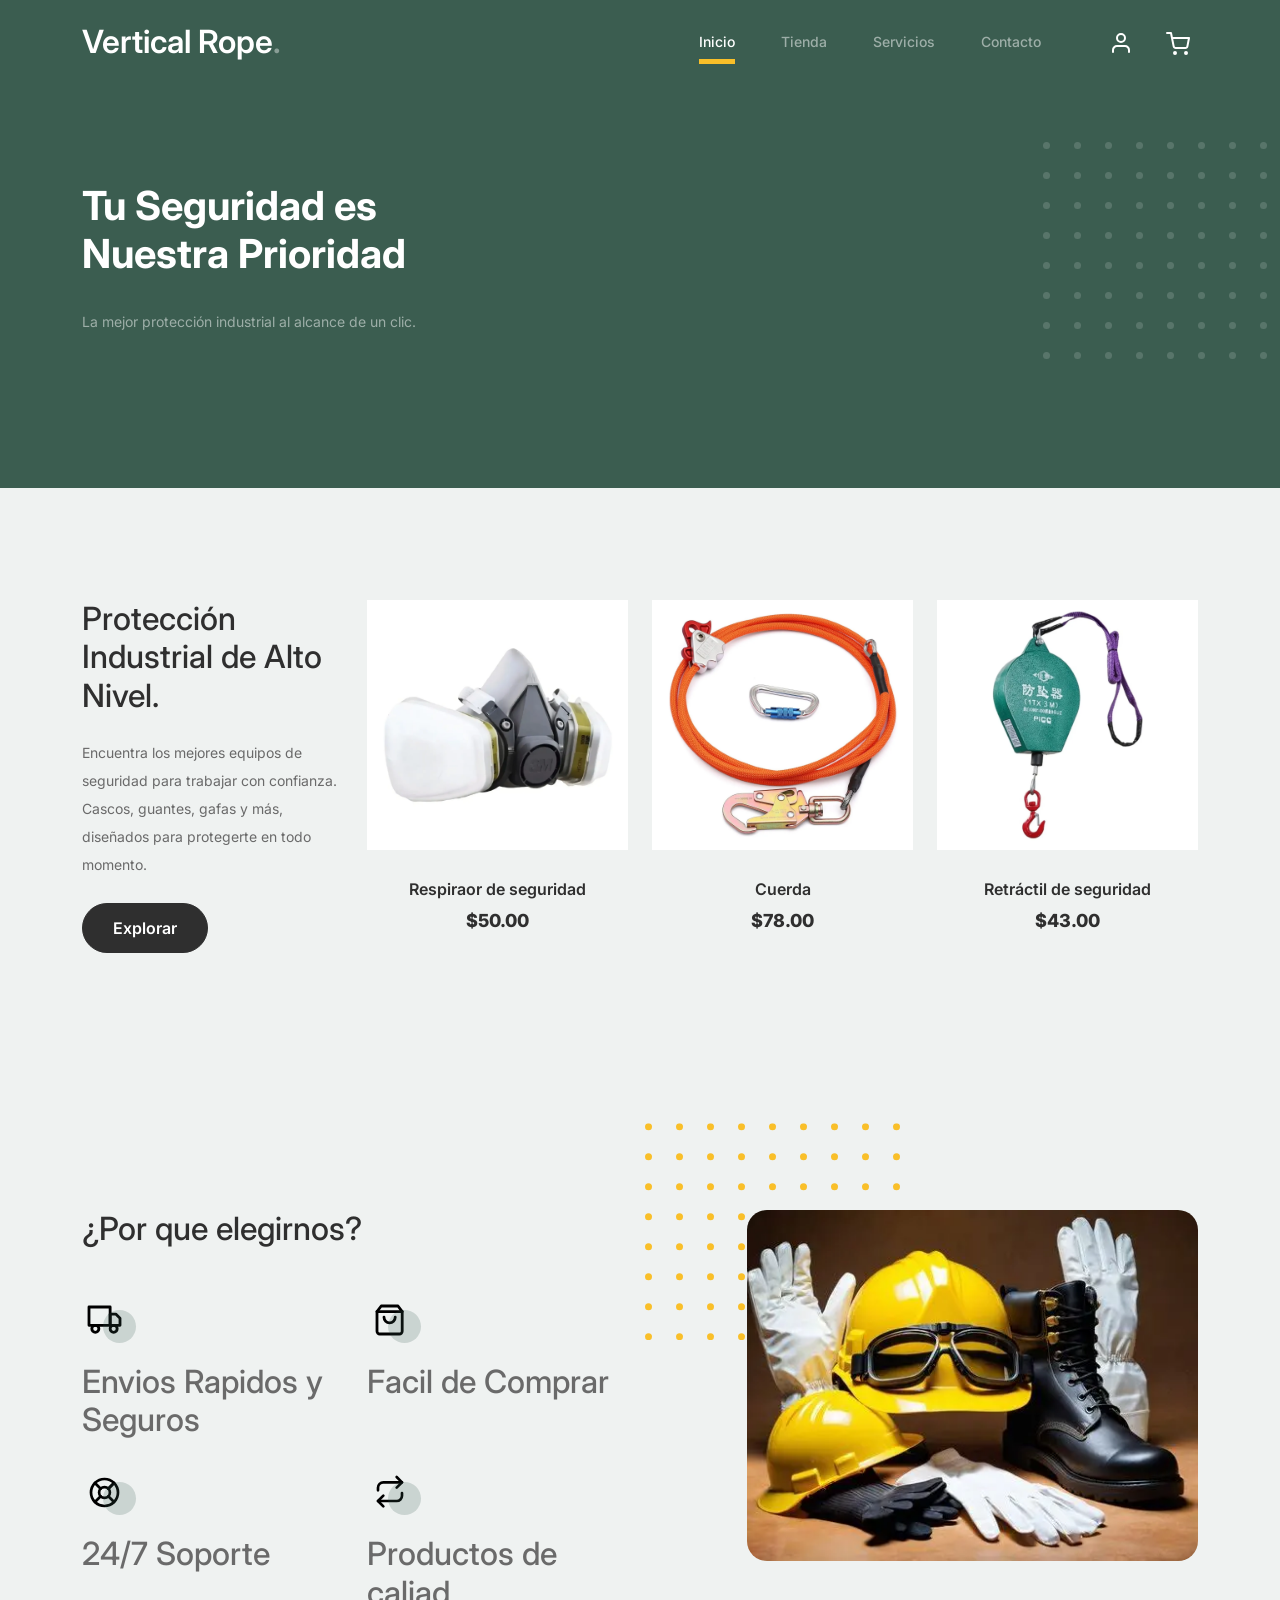
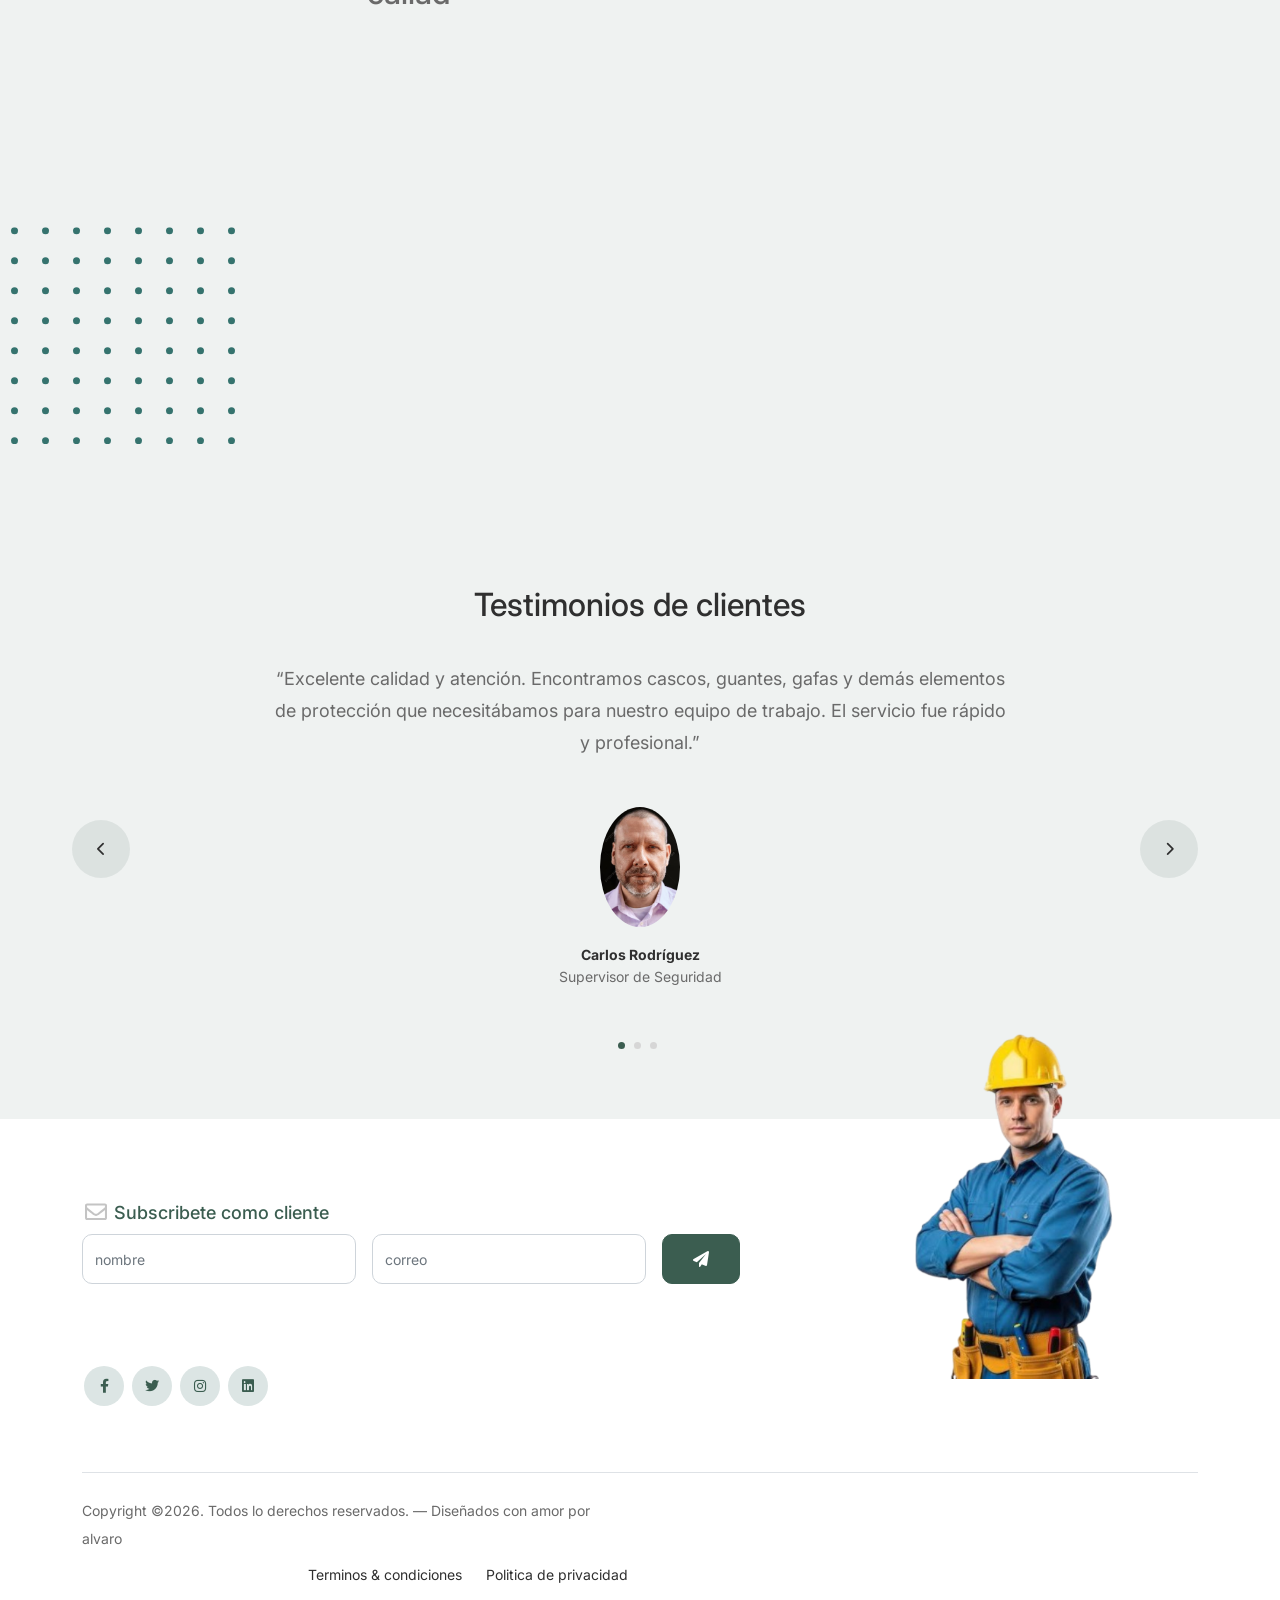
<file: index.html>
<!-- /*
* Bootstrap 5
* Template Name: Furni
* Template Author: Untree.co
* Template URI: https://untree.co/
* License: https://creativecommons.org/licenses/by/3.0/
*/ -->
<!doctype html>
<html lang="en">
<head>
  <meta charset="utf-8">
  <meta name="viewport" content="width=device-width, initial-scale=1, shrink-to-fit=no">
  <meta name="author" content="Untree.co">
  <link rel="shortcut icon" href="images/favicon.png.jpg">

  <meta name="description" content="" />
  <meta name="keywords" content="bootstrap, bootstrap4" />

		<!-- Bootstrap CSS -->
		<link href="css/bootstrap.min.css" rel="stylesheet">
		<link href="https://cdnjs.cloudflare.com/ajax/libs/font-awesome/6.0.0-beta3/css/all.min.css" rel="stylesheet">
		<link href="css/tiny-slider.css" rel="stylesheet">
		<link href="css/style.css" rel="stylesheet">
		<title>Vertical rope</title>
	</head>

	<body>

		<!-- Start Header/Navigation -->
		<nav class="custom-navbar navbar navbar navbar-expand-md navbar-dark bg-dark" arial-label="Furni navigation bar">

			<div class="container">
				<a class="navbar-brand" href="index.html">Vertical Rope<span>.</span></a>

				<button class="navbar-toggler" type="button" data-bs-toggle="collapse" data-bs-target="#navbarsFurni" aria-controls="navbarsFurni" aria-expanded="false" aria-label="Toggle navigation">
					<span class="navbar-toggler-icon"></span>
				</button>

				<div class="collapse navbar-collapse" id="navbarsFurni">
					<ul class="custom-navbar-nav navbar-nav ms-auto mb-2 mb-md-0">
						<li class="nav-item active">
							<a class="nav-link" href="index.html">Inicio</a>
						</li>
						<li><a class="nav-link" href="shop.html">Tienda</a></li>
					
						<li><a class="nav-link" href="services.html">Servicios</a></li>
						<li><a class="nav-link" href="contact.html">Contacto</a></li>
					</ul>

					<ul class="custom-navbar-cta navbar-nav mb-2 mb-md-0 ms-5">
						<li><a class="nav-link" href="#"><img src="images/user.svg"></a></li>
						<li><a class="nav-link" href="cart.html"><img src="images/cart.svg"></a></li>
					</ul>
				</div>
			</div>
				
		</nav>
		<!-- End Header/Navigation -->

		<!-- Start Hero Section -->
			<div class="hero">
				<div class="container">
					<div class="row justify-content-between">
						<div class="col-lg-5">
							<div class="intro-excerpt">
							
								<h1><span clsas="d-block">Tu Seguridad es Nuestra Prioridad</span></h1>
								<p class="mb-4">La mejor protección industrial al alcance de un clic.</p>
						
							</div>
						</div>
						<div class="col-lg-7">
							<div class="hero-img-wrap">
							</div>
						</div>
					</div>
				</div>
			</div>
		<!-- End Hero Section -->

		<!-- Start Product Section -->
		<div class="product-section">
			<div class="container">
				<div class="row">

					<!-- Start Column 1 -->
					<div class="col-md-12 col-lg-3 mb-5 mb-lg-0">
						<h2 class="mb-4 section-title">Protección Industrial de Alto Nivel.</h2>
						<p class="mb-4"> Encuentra los mejores equipos de seguridad para trabajar con confianza. Cascos, guantes, gafas y más, diseñados para protegerte en todo momento.</p>
						<p><a href="shop.html" class="btn">Explorar</a></p>
					</div> 
					<!-- End Column 1 -->

					<!-- Start Column 2 -->
					<div class="col-12 col-md-4 col-lg-3 mb-5 mb-md-0">
						<a class="product-item" href="cart.html">
							<img src="images/product-1.png" class="img-fluid product-thumbnail">
							<h3 class="product-title">Respiraor de seguridad</h3>
							<strong class="product-price">$50.00</strong>

							<span class="icon-cross">
								<img src="images/cross.svg" class="img-fluid">
							</span>
						</a>
					</div> 
					<!-- End Column 2 -->

					<!-- Start Column 3 -->
					<div class="col-12 col-md-4 col-lg-3 mb-5 mb-md-0">
						<a class="product-item" href="cart.html">
							<img src="images/product-2.png" class="img-fluid product-thumbnail">
							<h3 class="product-title">Cuerda </h3>
							<strong class="product-price">$78.00</strong>

							<span class="icon-cross">
								<img src="images/cross.svg" class="img-fluid">
							</span>
						</a>
					</div>
					<!-- End Column 3 -->

					<!-- Start Column 4 -->
					<div class="col-12 col-md-4 col-lg-3 mb-5 mb-md-0">
						<a class="product-item" href="cart.html">
							<img src="images/product-3.png" class="img-fluid product-thumbnail">
							<h3 class="product-title">Retráctil de seguridad</h3>
							<strong class="product-price">$43.00</strong>

							<span class="icon-cross">
								<img src="images/cross.svg" class="img-fluid">
							</span>
						</a>
					</div>
					<!-- End Column 4 -->

				</div>
			</div>
		</div>
		<!-- End Product Section -->

		<!-- Start Why Choose Us Section -->
		<div class="why-choose-section">
			<div class="container">
				<div class="row justify-content-between">
					<div class="col-lg-6">
						<h2 class="section-title">¿Por que elegirnos? </h2>

						<div class="row my-5">
							<div class="col-6 col-md-6">
								<div class="feature">
									<div class="icon">
										<img src="images/truck.svg" alt="Image" class="imf-fluid">
									</div>
									<h2> Envios Rapidos y Seguros</h2>
								</div>
							</div>

							<div class="col-6 col-md-6">
								<div class="feature">
									<div class="icon">
										<img src="images/bag.svg" alt="Image" class="imf-fluid">
									</div>
									<h2>Facil de Comprar</h3>
								</div>
							</div>

							<div class="col-6 col-md-6">
								<div class="feature">
									<div class="icon">
										<img src="images/support.svg" alt="Image" class="imf-fluid">
									</div>
									<h2>24/7 Soporte</h2>
								</div>
							</div>

							<div class="col-6 col-md-6">
								<div class="feature">
									<div class="icon">
										<img src="images/return.svg" alt="Image" class="imf-fluid">
									</div>
									<h2>Productos de caliad</h2>
								</div>
							</div>

						</div>
					</div>

					<div class="col-lg-5">
						<div class="img-wrap">
							<img src="images/why-choose-us-img.jpg" alt="Image" class="img-fluid">
						</div>
					</div>

				</div>
			</div>
		</div>
		<!-- End Why Choose Us Section -->

		<!-- Start We Help Section -->
		<div class="we-help-section">
			<div class="container">
				<div class="row justify-content-between">
					<div class="col-lg-7 mb-5 mb-lg-0">
						<div class="imgs-grid">
		
				</div>
			</div>
		</div>
		<!-- End We Help Section -->

		<!-- Start Popular Product -->
		<div class="popular-product">
			<div class="container">
				<div class="row">

					
						</div>
					</div>

				</div>
			</div>
		</div>
		<!-- End Popular Product -->

		<!-- Start Testimonial Slider -->
		<div class="testimonial-section">
			<div class="container">
				<div class="row">
					<div class="col-lg-7 mx-auto text-center">
						<h2 class="section-title">Testimonios de clientes </h2>
					</div>
				</div>

				<div class="row justify-content-center">
					<div class="col-lg-12">
						<div class="testimonial-slider-wrap text-center">

							<div id="testimonial-nav">
								<span class="prev" data-controls="prev"><span class="fa fa-chevron-left"></span></span>
								<span class="next" data-controls="next"><span class="fa fa-chevron-right"></span></span>
							</div>

							<div class="testimonial-slider">
								
								<div class="item">
									<div class="row justify-content-center">
										<div class="col-lg-8 mx-auto">

											<div class="testimonial-block text-center">
												<blockquote class="mb-5">
													<p>“Excelente calidad y atención. Encontramos cascos, guantes, gafas y demás elementos de protección que necesitábamos para nuestro equipo de trabajo. El servicio fue rápido y profesional.”</p>
												</blockquote>

												<div class="author-info">
													<div class="author-pic">
														<img src="images/person-1.png" alt="Maria Jones" class="img-fluid">
													</div>
													<h3 class="font-weight-bold">Carlos Rodríguez</h3>
													<span class="position d-block mb-3">Supervisor de Seguridad</span>
												</div>
											</div>

										</div>
									</div>
								</div> 
								<!-- END item -->

								<div class="item">
									<div class="row justify-content-center">
										<div class="col-lg-8 mx-auto">

											<div class="testimonial-block text-center">
												<blockquote class="mb-5">
													<p>“Nos ayudaron a elegir los equipos adecuados para proteger a nuestros trabajadores. La asesoría fue muy buena y los productos cumplen con lo que necesitábamos.”
— María Gómez, Coordinadora de Recursos Humanos</p>
												</blockquote>

												<div class="author-info">
													<div class="author-pic">
														<img src="images/person-2.png" alt="Maria Jones" class="img-fluid">
													</div>
													<h3 class="font-weight-bold">María Gómez</h3>
													<span class="position d-block mb-3">Coordinadora de Recursos Humanos</span>
												</div>
											</div>

										</div>
									</div>
								</div> 
								<!-- END item -->

								<div class="item">
									<div class="row justify-content-center">
										<div class="col-lg-8 mx-auto">

											<div class="testimonial-block text-center">
												<blockquote class="mb-5">
													<p>“Muy satisfechos con el servicio. Además de ofrecer elementos de protección industrial, brindan una excelente asesoría para mejorar la seguridad en el lugar de trabajo.”</p>
												</blockquote>

												<div class="author-info">
													<div class="author-pic">
														<img src="images/person-3.png" alt="Maria Jones" class="img-fluid">
													</div>
													<h3 class="font-weight-bold">Andrés Martínez </h3>
													<span class="position d-block mb-3">Administrador de Empresa.</span>
												</div>
											</div>

										</div>
									</div>
								</div> 
								<!-- END item -->

							</div>

						</div>
					</div>
				</div>
			</div>
		</div>
		<!-- End Testimonial Slider -->
		 		<!-- Start Footer Section -->
		<footer class="footer-section">
			<div class="container relative">

				<div class="sofa-img">
					<img src="images/sofa.png" alt="Image" class="img-fluid">
				</div>

				<div class="row">
					<div class="col-lg-8">
						<div class="subscription-form">
							<h3 class="d-flex align-items-center"><span class="me-1"><img src="images/envelope-outline.svg" alt="Image" class="img-fluid"></span><span>Subscribete como cliente </span></h3>

							<form action="#" class="row g-3">
								<div class="col-auto">
									<input type="text" class="form-control" placeholder="nombre">
								</div>
								<div class="col-auto">
									<input type="email" class="form-control" placeholder="correo ">
								</div>
								<div class="col-auto">
									<button class="btn btn-primary">
										<span class="fa fa-paper-plane"></span>
									</button>
								</div>
							</form>

						</div>
					</div>
				</div>

				<div class="row g-5 mb-5">
					<div class="col-lg-4">
	
						<ul class="list-unstyled custom-social">
							<li><a href="#"><span class="fa fa-brands fa-facebook-f"></span></a></li>
							<li><a href="#"><span class="fa fa-brands fa-twitter"></span></a></li>
							<li><a href="#"><span class="fa fa-brands fa-instagram"></span></a></li>
							<li><a href="#"><span class="fa fa-brands fa-linkedin"></span></a></li>
						</ul>
					</div>

					

					
				</div>

				<div class="border-top copyright">
					<div class="row pt-4">
						<div class="col-lg-6">
							<p class="mb-2 text-center text-lg-start">Copyright &copy;<script>document.write(new Date().getFullYear());</script>. Todos lo derechos reservados. &mdash; Diseñados con amor por  </a> alvaro<a </a>  <!-- License information: https://untree.co/license/ -->
            </p>
						</div>

						<div class="col-lg-6 text-center text-lg-end">
							<ul class="list-unstyled d-inline-flex ms-auto">
								<li class="me-4"><a href="#">Terminos &amp; condiciones </a></li>
								<li><a href="#">Politica de privacidad</a></li>
							</ul>
						</div>

					</div>
				</div>

			</div>
		</footer>
		<!-- End Footer Section -->	


		

					<div class="col-md-6 text-start text-md-end">
					</div>
				</div>


				</div>
			</div>
		</div>

		<!-- Start Footer Section -->
		<footer class="footer-section">
			<div class="container relative">

				

					


		<script src="js/bootstrap.bundle.min.js"></script>
		<script src="js/tiny-slider.js"></script>
		<script src="js/custom.js"></script>
	</body>

</html>
</file>
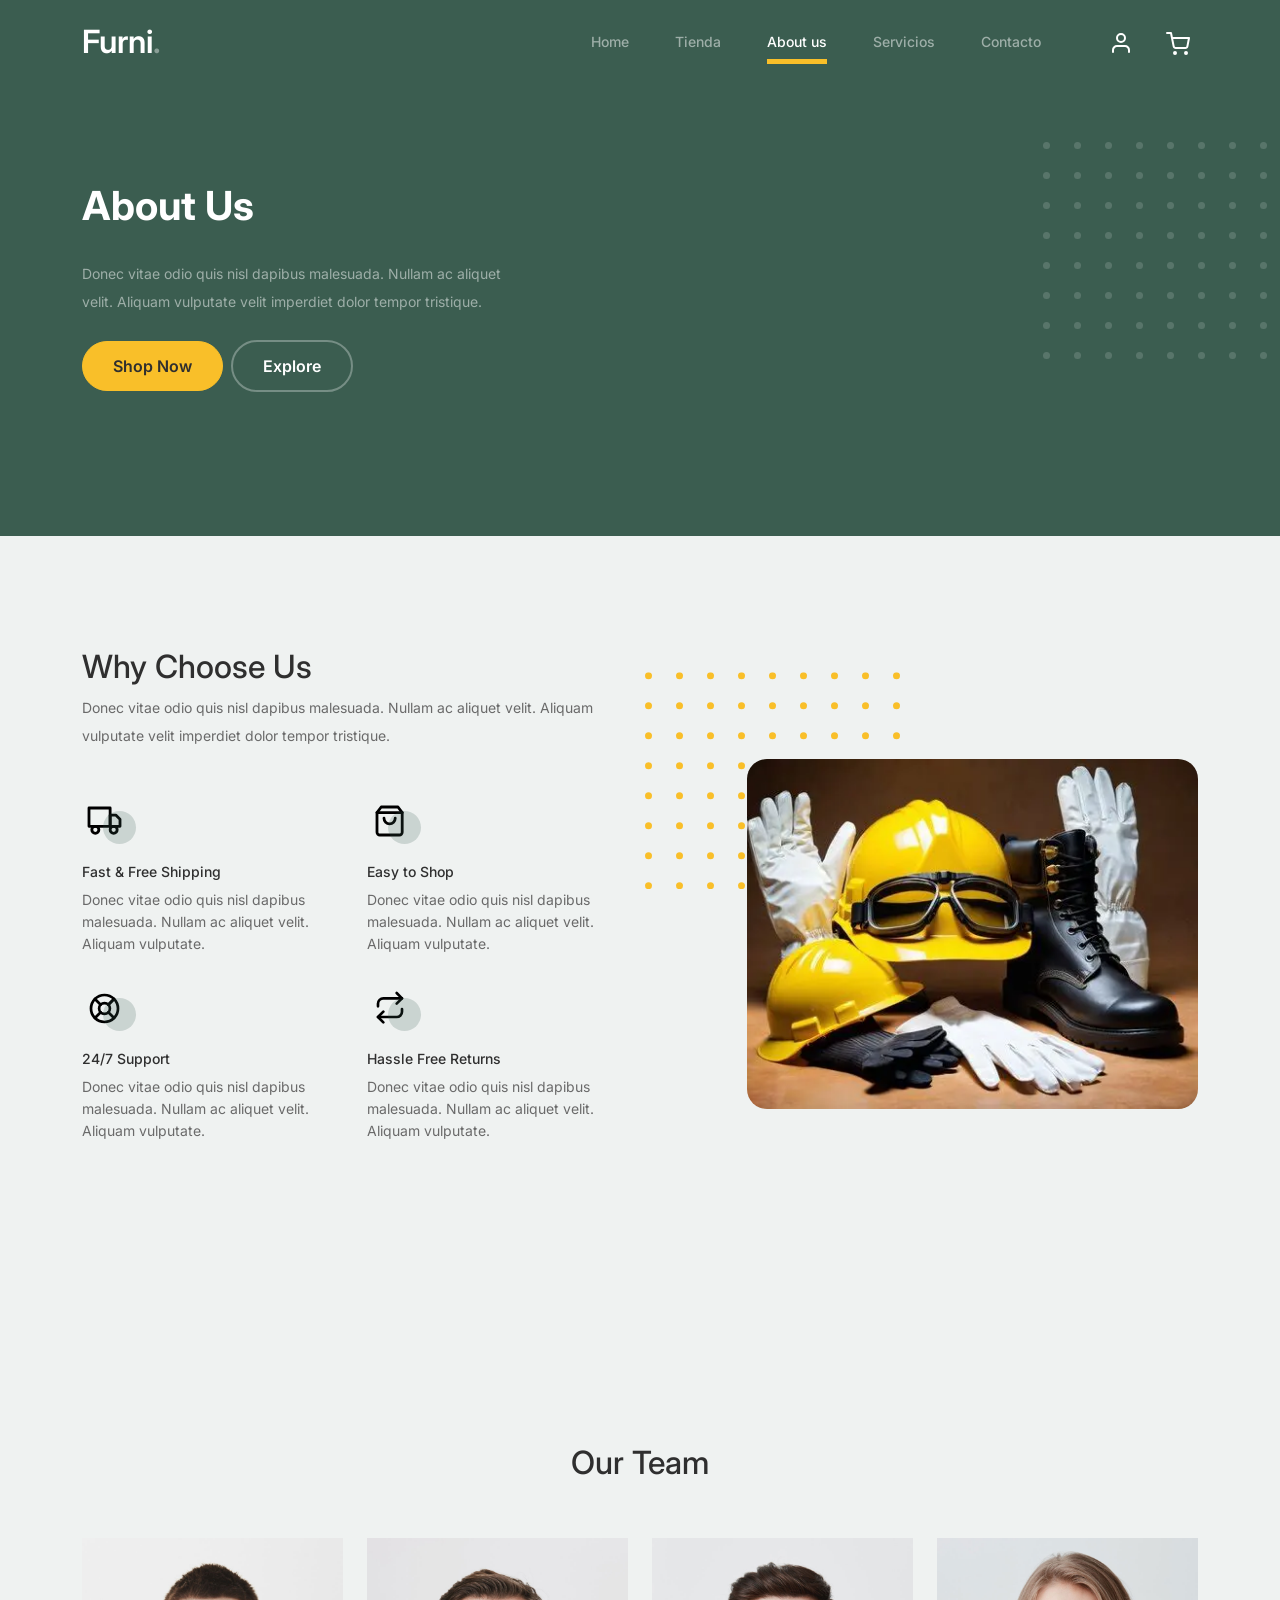
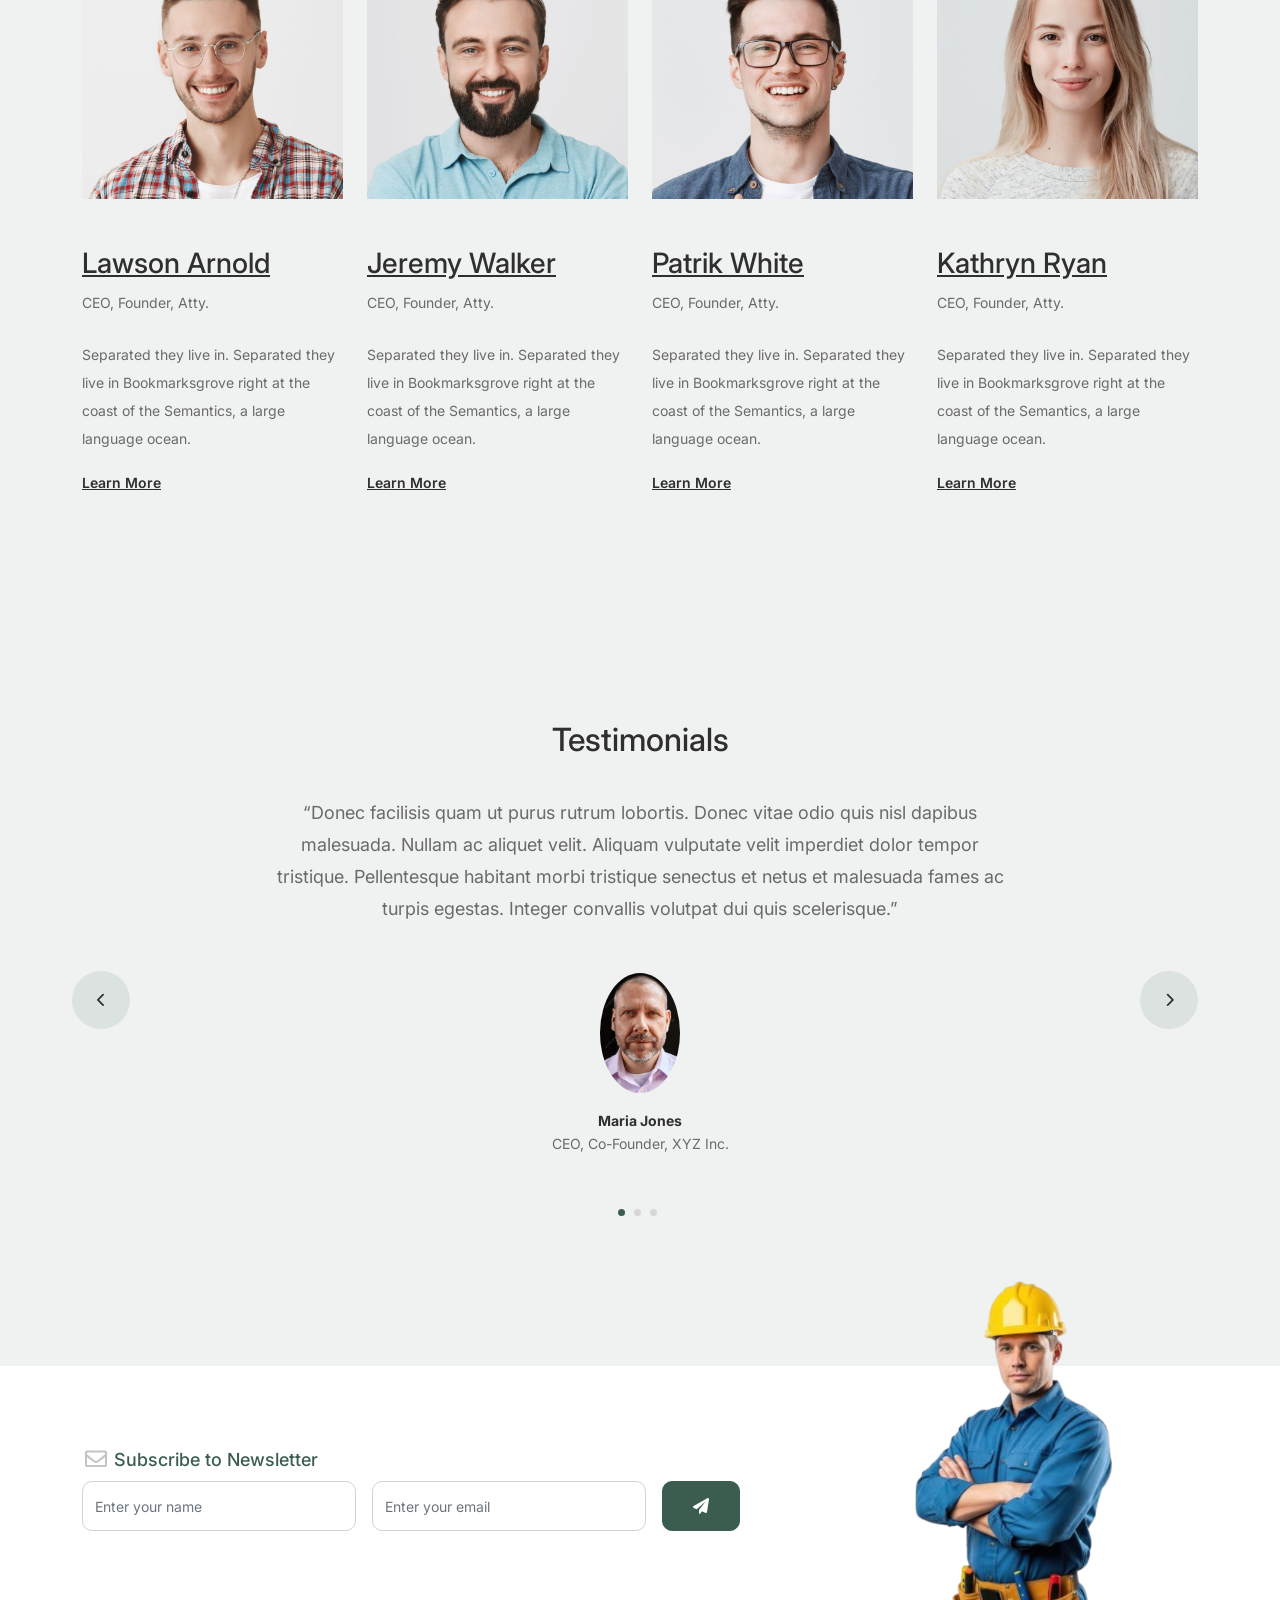
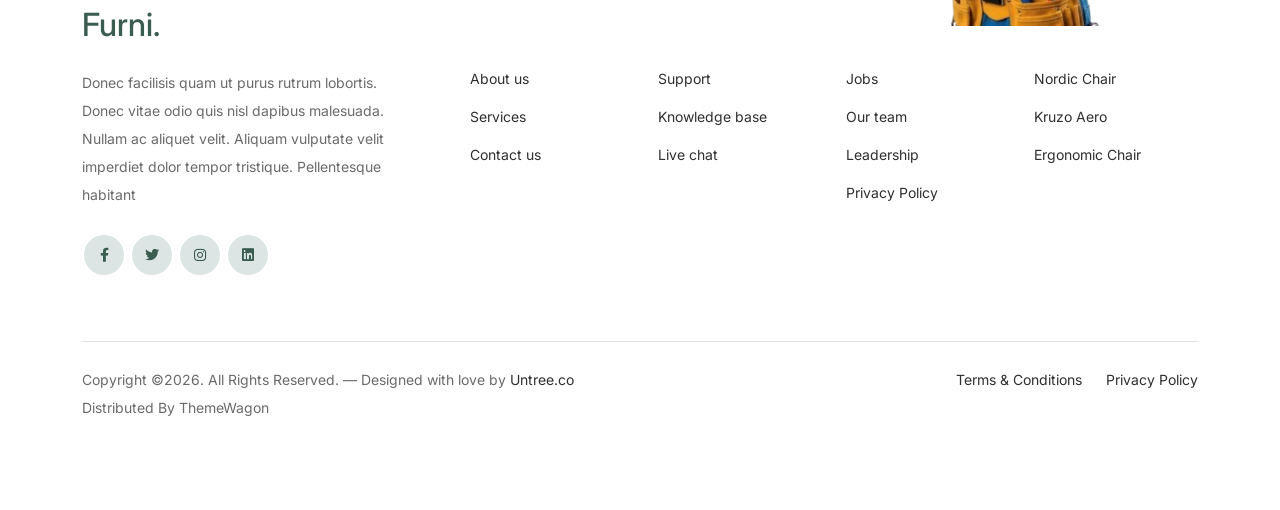
<file: about.html>
<!-- /*
* Bootstrap 5
* Template Name: Furni
* Template Author: Untree.co
* Template URI: https://untree.co/
* License: https://creativecommons.org/licenses/by/3.0/
*/ -->
<!doctype html>
<html lang="en">
<head>
  <meta charset="utf-8">
  <meta name="viewport" content="width=device-width, initial-scale=1, shrink-to-fit=no">
  <meta name="author" content="Untree.co">
  <link rel="shortcut icon" href="images/favicon.png.jpg">

  <meta name="description" content="" />
  <meta name="keywords" content="bootstrap, bootstrap4" />

		<!-- Bootstrap CSS -->
		<link href="css/bootstrap.min.css" rel="stylesheet">
		<link href="https://cdnjs.cloudflare.com/ajax/libs/font-awesome/6.0.0-beta3/css/all.min.css" rel="stylesheet">
		<link href="css/tiny-slider.css" rel="stylesheet">
		<link href="css/style.css" rel="stylesheet">
		<title>Vertical rope </title>
	</head>

	<body>

		<!-- Start Header/Navigation -->
		<nav class="custom-navbar navbar navbar navbar-expand-md navbar-dark bg-dark" arial-label="Furni navigation bar">

			<div class="container">
				<a class="navbar-brand" href="index.html">Furni<span>.</span></a>

				<button class="navbar-toggler" type="button" data-bs-toggle="collapse" data-bs-target="#navbarsFurni" aria-controls="navbarsFurni" aria-expanded="false" aria-label="Toggle navigation">
					<span class="navbar-toggler-icon"></span>
				</button>

				<div class="collapse navbar-collapse" id="navbarsFurni">
					<ul class="custom-navbar-nav navbar-nav ms-auto mb-2 mb-md-0">
						<li class="nav-item ">
							<a class="nav-link" href="index.html">Home</a>
						</li>
						<li><a class="nav-link" href="shop.html">Tienda</a></li>
						<li class="active"><a class="nav-link" href="about.html">About us</a></li>
						<li><a class="nav-link" href="services.html">Servicios</a></li>
						<li><a class="nav-link" href="contact.html">Contacto</a></li>
					</ul>

					<ul class="custom-navbar-cta navbar-nav mb-2 mb-md-0 ms-5">
						<li><a class="nav-link" href="#"><img src="images/user.svg"></a></li>
						<li><a class="nav-link" href="cart.html"><img src="images/cart.svg"></a></li>
					</ul>
				</div>
			</div>
				
		</nav>
		<!-- End Header/Navigation -->

		<!-- Start Hero Section -->
			<div class="hero">
				<div class="container">
					<div class="row justify-content-between">
						<div class="col-lg-5">
							<div class="intro-excerpt">
								<h1>About Us</h1>
								<p class="mb-4">Donec vitae odio quis nisl dapibus malesuada. Nullam ac aliquet velit. Aliquam vulputate velit imperdiet dolor tempor tristique.</p>
								<p><a href="" class="btn btn-secondary me-2">Shop Now</a><a href="#" class="btn btn-white-outline">Explore</a></p>
							</div>
						</div>
						<div class="col-lg-7">
							<div class="hero-img-wrap">
							</div>
						</div>
					</div>
				</div>
			</div>
		<!-- End Hero Section -->

		

		<!-- Start Why Choose Us Section -->
		<div class="why-choose-section">
			<div class="container">
				<div class="row justify-content-between align-items-center">
					<div class="col-lg-6">
						<h2 class="section-title">Why Choose Us</h2>
						<p>Donec vitae odio quis nisl dapibus malesuada. Nullam ac aliquet velit. Aliquam vulputate velit imperdiet dolor tempor tristique.</p>

						<div class="row my-5">
							<div class="col-6 col-md-6">
								<div class="feature">
									<div class="icon">
										<img src="images/truck.svg" alt="Image" class="imf-fluid">
									</div>
									<h3>Fast &amp; Free Shipping</h3>
									<p>Donec vitae odio quis nisl dapibus malesuada. Nullam ac aliquet velit. Aliquam vulputate.</p>
								</div>
							</div>

							<div class="col-6 col-md-6">
								<div class="feature">
									<div class="icon">
										<img src="images/bag.svg" alt="Image" class="imf-fluid">
									</div>
									<h3>Easy to Shop</h3>
									<p>Donec vitae odio quis nisl dapibus malesuada. Nullam ac aliquet velit. Aliquam vulputate.</p>
								</div>
							</div>

							<div class="col-6 col-md-6">
								<div class="feature">
									<div class="icon">
										<img src="images/support.svg" alt="Image" class="imf-fluid">
									</div>
									<h3>24/7 Support</h3>
									<p>Donec vitae odio quis nisl dapibus malesuada. Nullam ac aliquet velit. Aliquam vulputate.</p>
								</div>
							</div>

							<div class="col-6 col-md-6">
								<div class="feature">
									<div class="icon">
										<img src="images/return.svg" alt="Image" class="imf-fluid">
									</div>
									<h3>Hassle Free Returns</h3>
									<p>Donec vitae odio quis nisl dapibus malesuada. Nullam ac aliquet velit. Aliquam vulputate.</p>
								</div>
							</div>

						</div>
					</div>

					<div class="col-lg-5">
						<div class="img-wrap">
							<img src="images/why-choose-us-img.jpg" alt="Image" class="img-fluid">
						</div>
					</div>

				</div>
			</div>
		</div>
		<!-- End Why Choose Us Section -->

		<!-- Start Team Section -->
		<div class="untree_co-section">
			<div class="container">

				<div class="row mb-5">
					<div class="col-lg-5 mx-auto text-center">
						<h2 class="section-title">Our Team</h2>
					</div>
				</div>

				<div class="row">

					<!-- Start Column 1 -->
					<div class="col-12 col-md-6 col-lg-3 mb-5 mb-md-0">
						<img src="images/person_1.jpg" class="img-fluid mb-5">
						<h3 clas><a href="#"><span class="">Lawson</span> Arnold</a></h3>
            <span class="d-block position mb-4">CEO, Founder, Atty.</span>
            <p>Separated they live in.
            Separated they live in Bookmarksgrove right at the coast of the Semantics, a large language ocean.</p>
            <p class="mb-0"><a href="#" class="more dark">Learn More <span class="icon-arrow_forward"></span></a></p>
					</div> 
					<!-- End Column 1 -->

					<!-- Start Column 2 -->
					<div class="col-12 col-md-6 col-lg-3 mb-5 mb-md-0">
						<img src="images/person_2.jpg" class="img-fluid mb-5">

						<h3 clas><a href="#"><span class="">Jeremy</span> Walker</a></h3>
            <span class="d-block position mb-4">CEO, Founder, Atty.</span>
            <p>Separated they live in.
            Separated they live in Bookmarksgrove right at the coast of the Semantics, a large language ocean.</p>
            <p class="mb-0"><a href="#" class="more dark">Learn More <span class="icon-arrow_forward"></span></a></p>

					</div> 
					<!-- End Column 2 -->

					<!-- Start Column 3 -->
					<div class="col-12 col-md-6 col-lg-3 mb-5 mb-md-0">
						<img src="images/person_3.jpg" class="img-fluid mb-5">
						<h3 clas><a href="#"><span class="">Patrik</span> White</a></h3>
            <span class="d-block position mb-4">CEO, Founder, Atty.</span>
            <p>Separated they live in.
            Separated they live in Bookmarksgrove right at the coast of the Semantics, a large language ocean.</p>
            <p class="mb-0"><a href="#" class="more dark">Learn More <span class="icon-arrow_forward"></span></a></p>
					</div> 
					<!-- End Column 3 -->

					<!-- Start Column 4 -->
					<div class="col-12 col-md-6 col-lg-3 mb-5 mb-md-0">
						<img src="images/person_4.jpg" class="img-fluid mb-5">

						<h3 clas><a href="#"><span class="">Kathryn</span> Ryan</a></h3>
            <span class="d-block position mb-4">CEO, Founder, Atty.</span>
            <p>Separated they live in.
            Separated they live in Bookmarksgrove right at the coast of the Semantics, a large language ocean.</p>
            <p class="mb-0"><a href="#" class="more dark">Learn More <span class="icon-arrow_forward"></span></a></p>

          
					</div> 
					<!-- End Column 4 -->

					

				</div>
			</div>
		</div>
		<!-- End Team Section -->

		

		<!-- Start Testimonial Slider -->
		<div class="testimonial-section before-footer-section">
			<div class="container">
				<div class="row">
					<div class="col-lg-7 mx-auto text-center">
						<h2 class="section-title">Testimonials</h2>
					</div>
				</div>

				<div class="row justify-content-center">
					<div class="col-lg-12">
						<div class="testimonial-slider-wrap text-center">

							<div id="testimonial-nav">
								<span class="prev" data-controls="prev"><span class="fa fa-chevron-left"></span></span>
								<span class="next" data-controls="next"><span class="fa fa-chevron-right"></span></span>
							</div>

							<div class="testimonial-slider">
								
								<div class="item">
									<div class="row justify-content-center">
										<div class="col-lg-8 mx-auto">

											<div class="testimonial-block text-center">
												<blockquote class="mb-5">
													<p>&ldquo;Donec facilisis quam ut purus rutrum lobortis. Donec vitae odio quis nisl dapibus malesuada. Nullam ac aliquet velit. Aliquam vulputate velit imperdiet dolor tempor tristique. Pellentesque habitant morbi tristique senectus et netus et malesuada fames ac turpis egestas. Integer convallis volutpat dui quis scelerisque.&rdquo;</p>
												</blockquote>

												<div class="author-info">
													<div class="author-pic">
														<img src="images/person-1.png" alt="Maria Jones" class="img-fluid">
													</div>
													<h3 class="font-weight-bold">Maria Jones</h3>
													<span class="position d-block mb-3">CEO, Co-Founder, XYZ Inc.</span>
												</div>
											</div>

										</div>
									</div>
								</div> 
								<!-- END item -->

								<div class="item">
									<div class="row justify-content-center">
										<div class="col-lg-8 mx-auto">

											<div class="testimonial-block text-center">
												<blockquote class="mb-5">
													<p>&ldquo;Donec facilisis quam ut purus rutrum lobortis. Donec vitae odio quis nisl dapibus malesuada. Nullam ac aliquet velit. Aliquam vulputate velit imperdiet dolor tempor tristique. Pellentesque habitant morbi tristique senectus et netus et malesuada fames ac turpis egestas. Integer convallis volutpat dui quis scelerisque.&rdquo;</p>
												</blockquote>

												<div class="author-info">
													<div class="author-pic">
														<img src="images/person-1.png" alt="Maria Jones" class="img-fluid">
													</div>
													<h3 class="font-weight-bold">Maria Jones</h3>
													<span class="position d-block mb-3">CEO, Co-Founder, XYZ Inc.</span>
												</div>
											</div>

										</div>
									</div>
								</div> 
								<!-- END item -->

								<div class="item">
									<div class="row justify-content-center">
										<div class="col-lg-8 mx-auto">

											<div class="testimonial-block text-center">
												<blockquote class="mb-5">
													<p>&ldquo;Donec facilisis quam ut purus rutrum lobortis. Donec vitae odio quis nisl dapibus malesuada. Nullam ac aliquet velit. Aliquam vulputate velit imperdiet dolor tempor tristique. Pellentesque habitant morbi tristique senectus et netus et malesuada fames ac turpis egestas. Integer convallis volutpat dui quis scelerisque.&rdquo;</p>
												</blockquote>

												<div class="author-info">
													<div class="author-pic">
														<img src="images/person-1.png" alt="Maria Jones" class="img-fluid">
													</div>
													<h3 class="font-weight-bold">Maria Jones</h3>
													<span class="position d-block mb-3">CEO, Co-Founder, XYZ Inc.</span>
												</div>
											</div>

										</div>
									</div>
								</div> 
								<!-- END item -->

							</div>

						</div>
					</div>
				</div>
			</div>
		</div>
		<!-- End Testimonial Slider -->

		

		<!-- Start Footer Section -->
		<footer class="footer-section">
			<div class="container relative">

				<div class="sofa-img">
					<img src="images/sofa.png" alt="Image" class="img-fluid">
				</div>

				<div class="row">
					<div class="col-lg-8">
						<div class="subscription-form">
							<h3 class="d-flex align-items-center"><span class="me-1"><img src="images/envelope-outline.svg" alt="Image" class="img-fluid"></span><span>Subscribe to Newsletter</span></h3>

							<form action="#" class="row g-3">
								<div class="col-auto">
									<input type="text" class="form-control" placeholder="Enter your name">
								</div>
								<div class="col-auto">
									<input type="email" class="form-control" placeholder="Enter your email">
								</div>
								<div class="col-auto">
									<button class="btn btn-primary">
										<span class="fa fa-paper-plane"></span>
									</button>
								</div>
							</form>

						</div>
					</div>
				</div>

				<div class="row g-5 mb-5">
					<div class="col-lg-4">
						<div class="mb-4 footer-logo-wrap"><a href="#" class="footer-logo">Furni<span>.</span></a></div>
						<p class="mb-4">Donec facilisis quam ut purus rutrum lobortis. Donec vitae odio quis nisl dapibus malesuada. Nullam ac aliquet velit. Aliquam vulputate velit imperdiet dolor tempor tristique. Pellentesque habitant</p>

						<ul class="list-unstyled custom-social">
							<li><a href="#"><span class="fa fa-brands fa-facebook-f"></span></a></li>
							<li><a href="#"><span class="fa fa-brands fa-twitter"></span></a></li>
							<li><a href="#"><span class="fa fa-brands fa-instagram"></span></a></li>
							<li><a href="#"><span class="fa fa-brands fa-linkedin"></span></a></li>
						</ul>
					</div>

					<div class="col-lg-8">
						<div class="row links-wrap">
							<div class="col-6 col-sm-6 col-md-3">
								<ul class="list-unstyled">
									<li><a href="#">About us</a></li>
									<li><a href="#">Services</a></li>
									<li><a href="#">Contact us</a></li>
								</ul>
							</div>

							<div class="col-6 col-sm-6 col-md-3">
								<ul class="list-unstyled">
									<li><a href="#">Support</a></li>
									<li><a href="#">Knowledge base</a></li>
									<li><a href="#">Live chat</a></li>
								</ul>
							</div>

							<div class="col-6 col-sm-6 col-md-3">
								<ul class="list-unstyled">
									<li><a href="#">Jobs</a></li>
									<li><a href="#">Our team</a></li>
									<li><a href="#">Leadership</a></li>
									<li><a href="#">Privacy Policy</a></li>
								</ul>
							</div>

							<div class="col-6 col-sm-6 col-md-3">
								<ul class="list-unstyled">
									<li><a href="#">Nordic Chair</a></li>
									<li><a href="#">Kruzo Aero</a></li>
									<li><a href="#">Ergonomic Chair</a></li>
								</ul>
							</div>
						</div>
					</div>

				</div>

				<div class="border-top copyright">
					<div class="row pt-4">
						<div class="col-lg-6">
							<p class="mb-2 text-center text-lg-start">Copyright &copy;<script>document.write(new Date().getFullYear());</script>. All Rights Reserved. &mdash; Designed with love by <a href="https://untree.co">Untree.co</a> Distributed By <a hreff="https://themewagon.com">ThemeWagon</a>  <!-- License information: https://untree.co/license/ -->
            </p>
						</div>

						<div class="col-lg-6 text-center text-lg-end">
							<ul class="list-unstyled d-inline-flex ms-auto">
								<li class="me-4"><a href="#">Terms &amp; Conditions</a></li>
								<li><a href="#">Privacy Policy</a></li>
							</ul>
						</div>

					</div>
				</div>

			</div>
		</footer>
		<!-- End Footer Section -->	


		<script src="js/bootstrap.bundle.min.js"></script>
		<script src="js/tiny-slider.js"></script>
		<script src="js/custom.js"></script>
	</body>

</html>
</file>
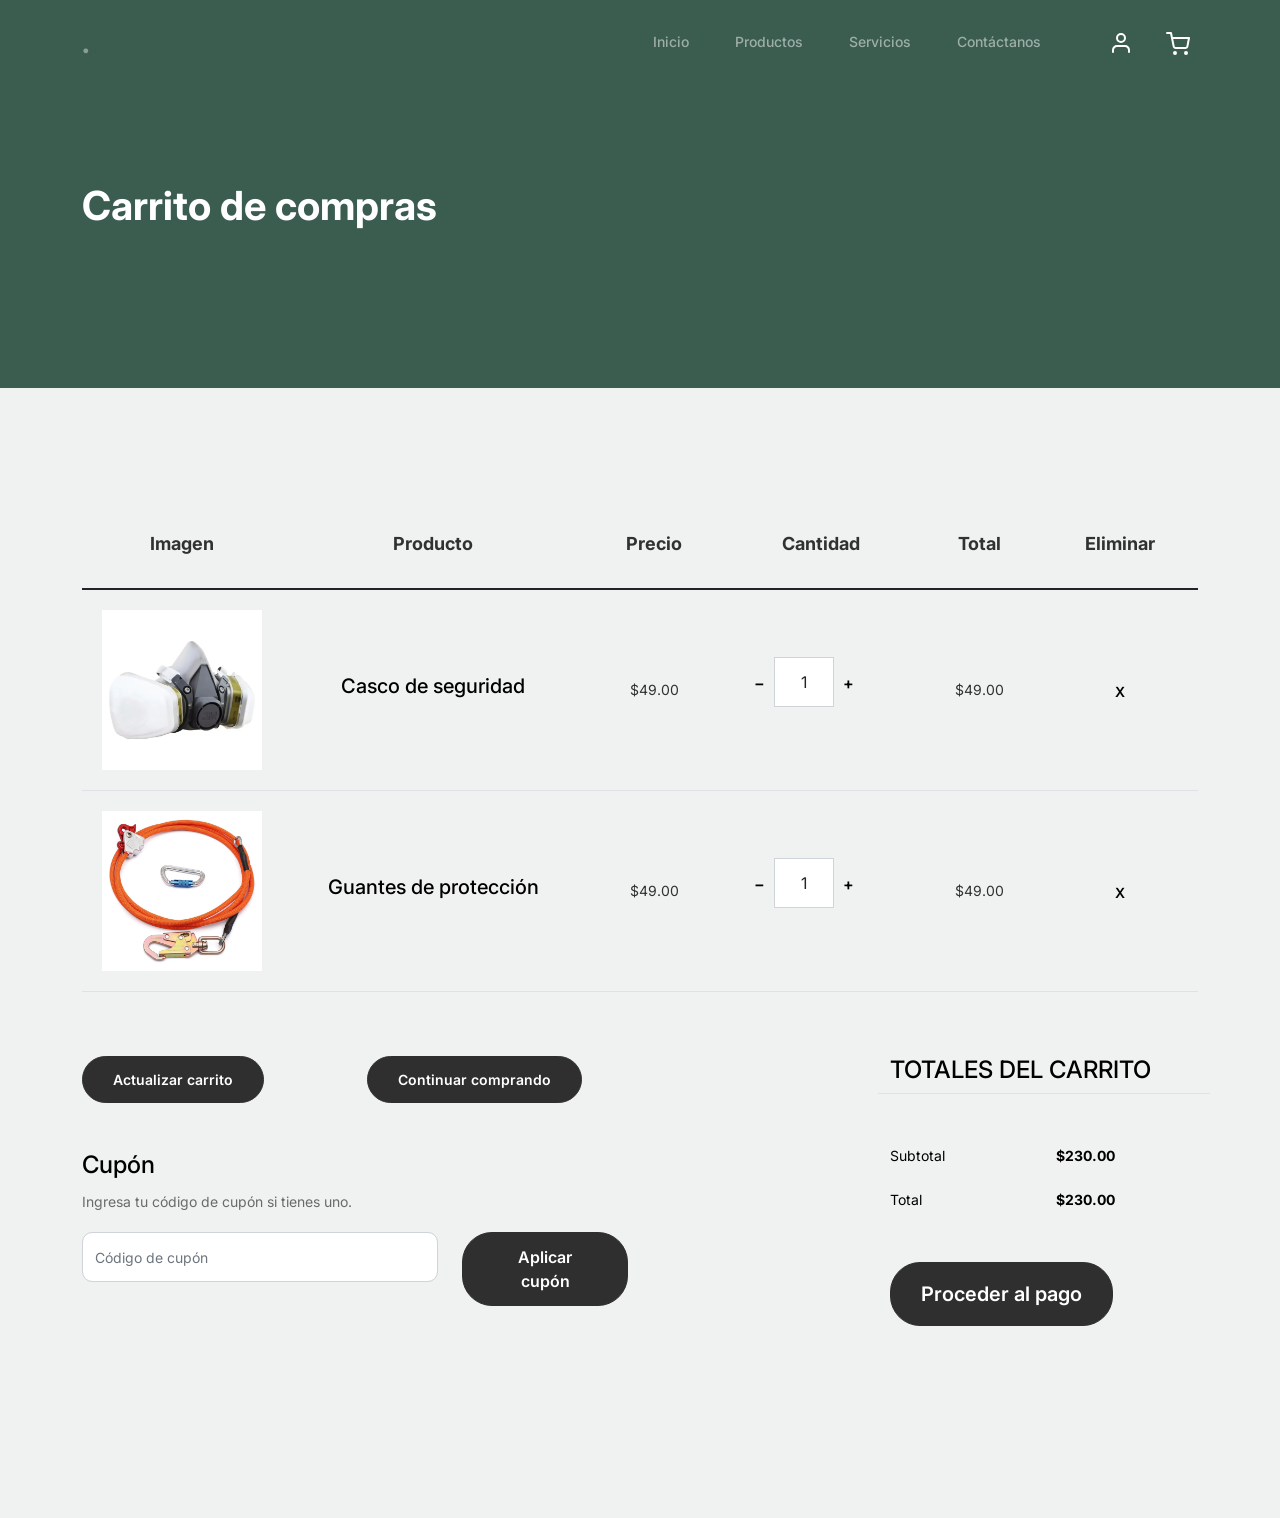
<file: cart.html>
<!-- /*
* Bootstrap 5
* Template Name: Furni
* Template Author: Untree.co
* Template URI: https://untree.co/
* License: https://creativecommons.org/licenses/by/3.0/
*/ -->
<!doctype html>
<html lang="en">
<head>
  <meta charset="utf-8">
  <meta name="viewport" content="width=device-width, initial-scale=1, shrink-to-fit=no">
  <meta name="author" content="Untree.co">
  <link rel="shortcut icon" href="images/favicon.png.jpg">

  <meta name="description" content="" />
  <meta name="keywords" content="bootstrap, bootstrap4" />

		<!-- Bootstrap CSS -->
		<link href="css/bootstrap.min.css" rel="stylesheet">
		<link href="https://cdnjs.cloudflare.com/ajax/libs/font-awesome/6.0.0-beta3/css/all.min.css" rel="stylesheet">
		<link href="css/tiny-slider.css" rel="stylesheet">
		<link href="css/style.css" rel="stylesheet">
		<title>Vertical rope </title>
	</head>

	<body>

		<!-- Start Header/Navigation -->
		<nav class="custom-navbar navbar navbar navbar-expand-md navbar-dark bg-dark" arial-label="Barra de navegación de seguridad industrial">

			<div class="container">
				<a class="navbar-brand" href="index.html"><span>.</span></a>

				<button class="navbar-toggler" type="button" data-bs-toggle="collapse" data-bs-target="#navbarsFurni" aria-controls="navbarsFurni" aria-expanded="false" aria-label="Toggle navigation">
					<span class="navbar-toggler-icon"></span>
				</button>

				<div class="collapse navbar-collapse" id="navbarsFurni">
					<ul class="custom-navbar-nav navbar-nav ms-auto mb-2 mb-md-0">
						<li class="nav-item ">
							<a class="nav-link" href="index.html">Inicio</a>
						</li>
						<li><a class="nav-link" href="shop.html">Productos</a></li>
						<li><a class="nav-link" href="services.html">Servicios</a></li>
						<li><a class="nav-link" href="contact.html">Contáctanos</a></li>
					</ul>

					<ul class="custom-navbar-cta navbar-nav mb-2 mb-md-0 ms-5">
						<li><a class="nav-link" href="#"><img src="images/user.svg"></a></li>
						<li><a class="nav-link" href="cart.html"><img src="images/cart.svg"></a></li>
					</ul>
				</div>
			</div>
				
		</nav>
		<!-- End Header/Navigation -->

		<!-- Start Hero Section -->
			<div class="hero">
				<div class="container">
					<div class="row justify-content-between">
						<div class="col-lg-5">
							<div class="intro-excerpt">
								<h1>Carrito de compras</h1>
							</div>
						</div>
						<div class="col-lg-7">
							
						</div>
					</div>
				</div>
			</div>
		<!-- End Hero Section -->

		

		<div class="untree_co-section before-footer-section">
            <div class="container">
              <div class="row mb-5">
                <form class="col-md-12" method="post">
                  <div class="site-blocks-table">
                    <table class="table">
                      <thead>
                        <tr>
                          <th class="product-thumbnail">Imagen</th>
                          <th class="product-name">Producto</th>
                          <th class="product-price">Precio</th>
                          <th class="product-quantity">Cantidad</th>
                          <th class="product-total">Total</th>
                          <th class="product-remove">Eliminar</th>
                        </tr>
                      </thead>
                      <tbody>
                        <tr>
                          <td class="product-thumbnail">
                            <img src="images/product-1.png" alt="Imagen" class="img-fluid">
                          </td>
                          <td class="product-name">
                            <h2 class="h5 text-black">Casco de seguridad</h2>
                          </td>
                          <td>$49.00</td>
                          <td>
                            <div class="input-group mb-3 d-flex align-items-center quantity-container" style="max-width: 120px;">
                              <div class="input-group-prepend">
                                <button class="btn btn-outline-black decrease" type="button">&minus;</button>
                              </div>
                              <input type="text" class="form-control text-center quantity-amount" value="1" placeholder="" aria-label="Example text with button addon" aria-describedby="button-addon1">
                              <div class="input-group-append">
                                <button class="btn btn-outline-black increase" type="button">&plus;</button>
                              </div>
                            </div>
        
                          </td>
                          <td>$49.00</td>
                          <td><a href="#" class="btn btn-black btn-sm">X</a></td>
                        </tr>
        
                        <tr>
                          <td class="product-thumbnail">
                            <img src="images/product-2.png" alt="Imagen" class="img-fluid">
                          </td>
                          <td class="product-name">
                            <h2 class="h5 text-black">Guantes de protección</h2>
                          </td>
                          <td>$49.00</td>
                          <td>
                            <div class="input-group mb-3 d-flex align-items-center quantity-container" style="max-width: 120px;">
                              <div class="input-group-prepend">
                                <button class="btn btn-outline-black decrease" type="button">&minus;</button>
                              </div>
                              <input type="text" class="form-control text-center quantity-amount" value="1" placeholder="" aria-label="Example text with button addon" aria-describedby="button-addon1">
                              <div class="input-group-append">
                                <button class="btn btn-outline-black increase" type="button">&plus;</button>
                              </div>
                            </div>
        
                          </td>
                          <td>$49.00</td>
                          <td><a href="#" class="btn btn-black btn-sm">X</a></td>
                        </tr>
                      </tbody>
                    </table>
                  </div>
                </form>
              </div>
        
              <div class="row">
                <div class="col-md-6">
                  <div class="row mb-5">
                    <div class="col-md-6 mb-3 mb-md-0">
                      <button class="btn btn-black btn-sm btn-block">Actualizar carrito</button>
                    </div>
                    <div class="col-md-6">
                      <button class="btn btn-outline-black btn-sm btn-block">Continuar comprando</button>
                    </div>
                  </div>
                  <div class="row">
                    <div class="col-md-12">
                      <label class="text-black h4" for="coupon">Cupón</label>
                      <p>Ingresa tu código de cupón si tienes uno.</p>
                    </div>
                    <div class="col-md-8 mb-3 mb-md-0">
                      <input type="text" class="form-control py-3" id="coupon" placeholder="Código de cupón">
                    </div>
                    <div class="col-md-4">
                      <button class="btn btn-black">Aplicar cupón</button>
                    </div>
                  </div>
                </div>
                <div class="col-md-6 pl-5">
                  <div class="row justify-content-end">
                    <div class="col-md-7">
                      <div class="row">
                        <div class="col-md-12 text-right border-bottom mb-5">
                          <h3 class="text-black h4 text-uppercase">Totales del carrito</h3>
                        </div>
                      </div>
                      <div class="row mb-3">
                        <div class="col-md-6">
                          <span class="text-black">Subtotal</span>
                        </div>
                        <div class="col-md-6 text-right">
                          <strong class="text-black">$230.00</strong>
                        </div>
                      </div>
                      <div class="row mb-5">
                        <div class="col-md-6">
                          <span class="text-black">Total</span>
                        </div>
                        <div class="col-md-6 text-right">
                          <strong class="text-black">$230.00</strong>
                        </div>
                      </div>
        
                      <div class="row">
                        <div class="col-md-12">
                          <button class="btn btn-black btn-lg py-3 btn-block" onclick="window.location='checkout.html'">Proceder al pago</button>
                        </div>
                      </div>
                    </div>
                  </div>
                </div>
              </div>
            </div>
          </div>
		

		
		<script src="js/bootstrap.bundle.min.js"></script>
		<script src="js/tiny-slider.js"></script>
		<script src="js/custom.js"></script>
	</body>

</html>
</file>
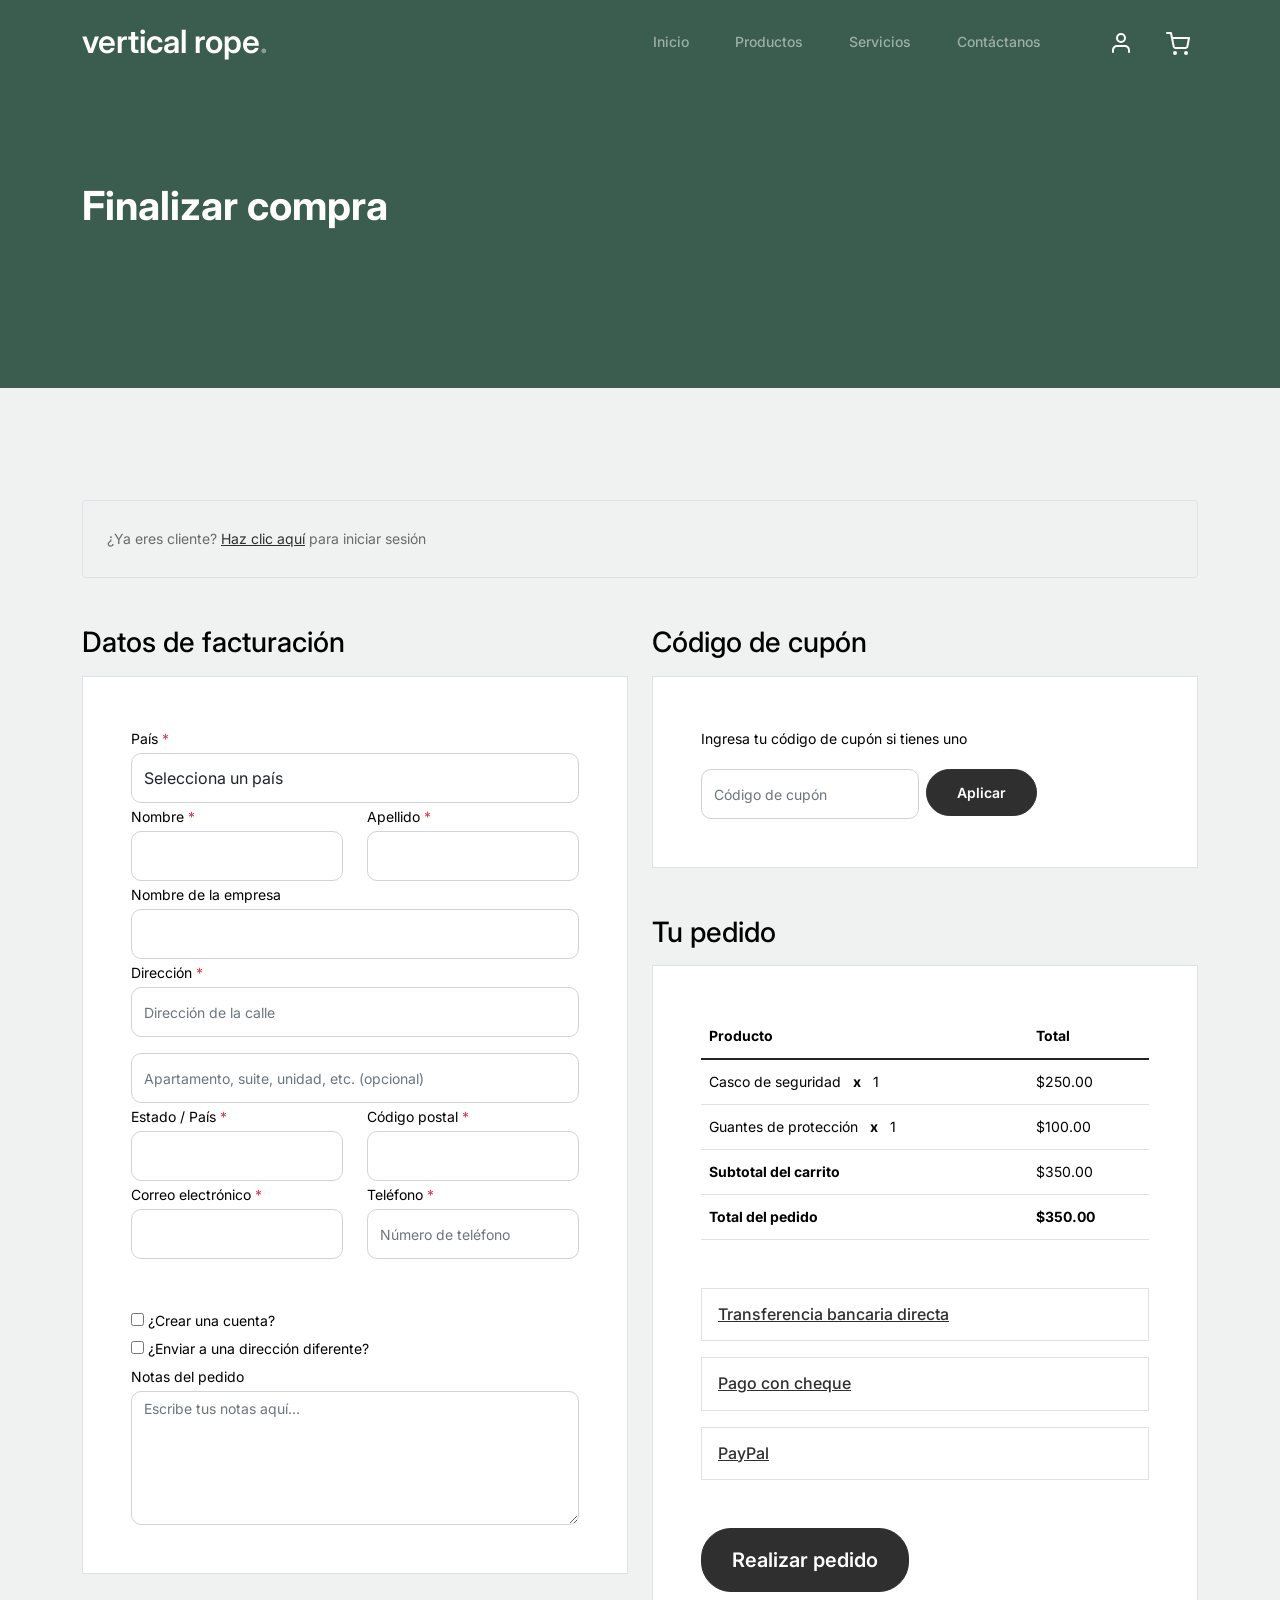
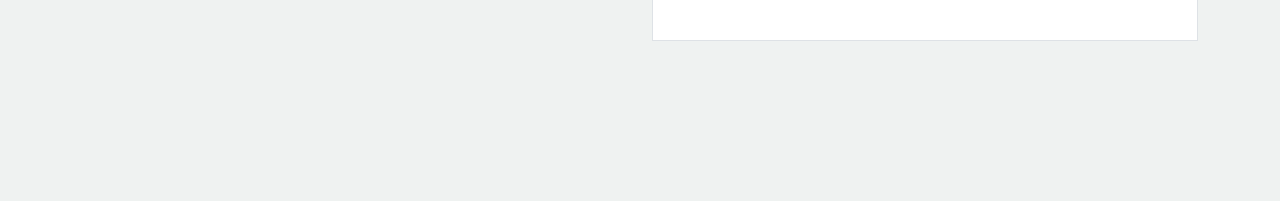
<file: checkout.html>
<!doctype html>
<html lang="es">
<head>
  <meta charset="utf-8">
  <meta name="viewport" content="width=device-width, initial-scale=1, shrink-to-fit=no">
  <meta name="author" content="Untree.co">
  <link rel="shortcut icon" href="images/favicon.png.jpg">

  <meta name="description" content="" />
  <meta name="keywords" content="bootstrap, bootstrap4" />

		<!-- Bootstrap CSS -->
		<link href="css/bootstrap.min.css" rel="stylesheet">
		<link href="https://cdnjs.cloudflare.com/ajax/libs/font-awesome/6.0.0-beta3/css/all.min.css" rel="stylesheet">
		<link href="css/tiny-slider.css" rel="stylesheet">
		<link href="css/style.css" rel="stylesheet">
		<title>Vertical rope </title>
	</head>

	<body>

		<!-- Start Header/Navigation -->
		<nav class="custom-navbar navbar navbar navbar-expand-md navbar-dark bg-dark" arial-label="Barra de navegación de seguridad industrial">

			<div class="container">
				<a class="navbar-brand" href="index.html">vertical rope<span>.</span></a>

				<button class="navbar-toggler" type="button" data-bs-toggle="collapse" data-bs-target="#navbarsFurni" aria-controls="navbarsFurni" aria-expanded="false" aria-label="Toggle navigation">
					<span class="navbar-toggler-icon"></span>
				</button>

				<div class="collapse navbar-collapse" id="navbarsFurni">
					<ul class="custom-navbar-nav navbar-nav ms-auto mb-2 mb-md-0">
						<li class="nav-item ">
							<a class="nav-link" href="index.html">Inicio</a>
						</li>
						<li><a class="nav-link" href="shop.html">Productos</a></li>
						<li><a class="nav-link" href="services.html">Servicios</a></li>
						<li><a class="nav-link" href="contact.html">Contáctanos</a></li>
					</ul>

					<ul class="custom-navbar-cta navbar-nav mb-2 mb-md-0 ms-5">
						<li><a class="nav-link" href="#"><img src="images/user.svg"></a></li>
						<li><a class="nav-link" href="cart.html"><img src="images/cart.svg"></a></li>
					</ul>
				</div>
			</div>
				
		</nav>
		<!-- End Header/Navigation -->

		<!-- Start Hero Section -->
			<div class="hero">
				<div class="container">
					<div class="row justify-content-between">
						<div class="col-lg-5">
							<div class="intro-excerpt">
								<h1>Finalizar compra</h1>
							</div>
						</div>
						<div class="col-lg-7">
							
						</div>
					</div>
				</div>
			</div>
		<!-- End Hero Section -->

		<div class="untree_co-section">
		    <div class="container">
		      <div class="row mb-5">
		        <div class="col-md-12">
		          <div class="border p-4 rounded" role="alert">
		            ¿Ya eres cliente? <a href="#">Haz clic aquí</a> para iniciar sesión
		          </div>
		        </div>
		      </div>
		      <div class="row">
		        <div class="col-md-6 mb-5 mb-md-0">
		          <h2 class="h3 mb-3 text-black">Datos de facturación</h2>
		          <div class="p-3 p-lg-5 border bg-white">
		            <div class="form-group">
		              <label for="c_country" class="text-black">País <span class="text-danger">*</span></label>
		              <select id="c_country" class="form-control">
		                <option value="1">Selecciona un país</option>    
		                <option value="2">Bangladés</option>    
		                <option value="3">Argelia</option>    
		                <option value="4">Afganistán</option>    
		                <option value="5">Ghana</option>    
		                <option value="6">Albania</option>    
		                <option value="7">Baréin</option>    
		                <option value="8">Colombia</option>    
		                <option value="9">República Dominicana</option>    
		              </select>
		            </div>
		            <div class="form-group row">
		              <div class="col-md-6">
		                <label for="c_fname" class="text-black">Nombre <span class="text-danger">*</span></label>
		                <input type="text" class="form-control" id="c_fname" name="c_fname">
		              </div>
		              <div class="col-md-6">
		                <label for="c_lname" class="text-black">Apellido <span class="text-danger">*</span></label>
		                <input type="text" class="form-control" id="c_lname" name="c_lname">
		              </div>
		            </div>

		            <div class="form-group row">
		              <div class="col-md-12">
		                <label for="c_companyname" class="text-black">Nombre de la empresa </label>
		                <input type="text" class="form-control" id="c_companyname" name="c_companyname">
		              </div>
		            </div>

		            <div class="form-group row">
		              <div class="col-md-12">
		                <label for="c_address" class="text-black">Dirección <span class="text-danger">*</span></label>
		                <input type="text" class="form-control" id="c_address" name="c_address" placeholder="Dirección de la calle">
		              </div>
		            </div>

		            <div class="form-group mt-3">
		              <input type="text" class="form-control" placeholder="Apartamento, suite, unidad, etc. (opcional)">
		            </div>

		            <div class="form-group row">
		              <div class="col-md-6">
		                <label for="c_state_country" class="text-black">Estado / País <span class="text-danger">*</span></label>
		                <input type="text" class="form-control" id="c_state_country" name="c_state_country">
		              </div>
		              <div class="col-md-6">
		                <label for="c_postal_zip" class="text-black">Código postal <span class="text-danger">*</span></label>
		                <input type="text" class="form-control" id="c_postal_zip" name="c_postal_zip">
		              </div>
		            </div>

		            <div class="form-group row mb-5">
		              <div class="col-md-6">
		                <label for="c_email_address" class="text-black">Correo electrónico <span class="text-danger">*</span></label>
		                <input type="text" class="form-control" id="c_email_address" name="c_email_address">
		              </div>
		              <div class="col-md-6">
		                <label for="c_phone" class="text-black">Teléfono <span class="text-danger">*</span></label>
		                <input type="text" class="form-control" id="c_phone" name="c_phone" placeholder="Número de teléfono">
		              </div>
		            </div>

		            <div class="form-group">
		              <label for="c_create_account" class="text-black" data-bs-toggle="collapse" href="#create_an_account" role="button" aria-expanded="false" aria-controls="create_an_account"><input type="checkbox" value="1" id="c_create_account"> ¿Crear una cuenta?</label>
		              <div class="collapse" id="create_an_account">
		                <div class="py-2 mb-4">
		                  <p class="mb-3">Crea una cuenta ingresando la información a continuación. Si ya eres cliente, inicia sesión en la parte superior de la página.</p>
		                  <div class="form-group">
		                    <label for="c_account_password" class="text-black">Contraseña de la cuenta</label>
		                    <input type="email" class="form-control" id="c_account_password" name="c_account_password" placeholder="">
		                  </div>
		                </div>
		              </div>
		            </div>


		            <div class="form-group">
		              <label for="c_ship_different_address" class="text-black" data-bs-toggle="collapse" href="#ship_different_address" role="button" aria-expanded="false" aria-controls="ship_different_address"><input type="checkbox" value="1" id="c_ship_different_address"> ¿Enviar a una dirección diferente?</label>
		              <div class="collapse" id="ship_different_address">
		                <div class="py-2">

		                  <div class="form-group">
		                    <label for="c_diff_country" class="text-black">País <span class="text-danger">*</span></label>
		                    <select id="c_diff_country" class="form-control">
		                      <option value="1">Selecciona un país</option>    
		                      <option value="2">Bangladés</option>    
		                      <option value="3">Argelia</option>    
		                      <option value="4">Afganistán</option>    
		                      <option value="5">Ghana</option>    
		                      <option value="6">Albania</option>    
		                      <option value="7">Baréin</option>    
		                      <option value="8">Colombia</option>    
		                      <option value="9">República Dominicana</option>    
		                    </select>
		                  </div>


		                  <div class="form-group row">
		                    <div class="col-md-6">
		                      <label for="c_diff_fname" class="text-black">Nombre <span class="text-danger">*</span></label>
		                      <input type="text" class="form-control" id="c_diff_fname" name="c_diff_fname">
		                    </div>
		                    <div class="col-md-6">
		                      <label for="c_diff_lname" class="text-black">Apellido <span class="text-danger">*</span></label>
		                      <input type="text" class="form-control" id="c_diff_lname" name="c_diff_lname">
		                    </div>
		                  </div>

		                  <div class="form-group row">
		                    <div class="col-md-12">
		                      <label for="c_diff_companyname" class="text-black">Nombre de la empresa </label>
		                      <input type="text" class="form-control" id="c_diff_companyname" name="c_diff_companyname">
		                    </div>
		                  </div>

		                  <div class="form-group row  mb-3">
		                    <div class="col-md-12">
		                      <label for="c_diff_address" class="text-black">Dirección <span class="text-danger">*</span></label>
		                      <input type="text" class="form-control" id="c_diff_address" name="c_diff_address" placeholder="Dirección de la calle">
		                    </div>
		                  </div>

		                  <div class="form-group">
		                    <input type="text" class="form-control" placeholder="Apartamento, suite, unidad, etc. (opcional)">
		                  </div>

		                  <div class="form-group row">
		                    <div class="col-md-6">
		                      <label for="c_diff_state_country" class="text-black">Estado / País <span class="text-danger">*</span></label>
		                      <input type="text" class="form-control" id="c_diff_state_country" name="c_diff_state_country">
		                    </div>
		                    <div class="col-md-6">
		                      <label for="c_diff_postal_zip" class="text-black">Código postal <span class="text-danger">*</span></label>
		                      <input type="text" class="form-control" id="c_diff_postal_zip" name="c_diff_postal_zip">
		                    </div>
		                  </div>

		                  <div class="form-group row mb-5">
		                    <div class="col-md-6">
		                      <label for="c_diff_email_address" class="text-black">Correo electrónico <span class="text-danger">*</span></label>
		                      <input type="text" class="form-control" id="c_diff_email_address" name="c_diff_email_address">
		                    </div>
		                    <div class="col-md-6">
		                      <label for="c_diff_phone" class="text-black">Teléfono <span class="text-danger">*</span></label>
		                      <input type="text" class="form-control" id="c_diff_phone" name="c_diff_phone" placeholder="Número de teléfono">
		                    </div>
		                  </div>

		                </div>

		              </div>
		            </div>

		            <div class="form-group">
		              <label for="c_order_notes" class="text-black">Notas del pedido</label>
		              <textarea name="c_order_notes" id="c_order_notes" cols="30" rows="5" class="form-control" placeholder="Escribe tus notas aquí..."></textarea>
		            </div>

		          </div>
		        </div>
		        <div class="col-md-6">

		          <div class="row mb-5">
		            <div class="col-md-12">
		              <h2 class="h3 mb-3 text-black">Código de cupón</h2>
		              <div class="p-3 p-lg-5 border bg-white">

		                <label for="c_code" class="text-black mb-3">Ingresa tu código de cupón si tienes uno</label>
		                <div class="input-group w-75 couponcode-wrap">
		                  <input type="text" class="form-control me-2" id="c_code" placeholder="Código de cupón" aria-label="Código de cupón" aria-describedby="button-addon2">
		                  <div class="input-group-append">
		                    <button class="btn btn-black btn-sm" type="button" id="button-addon2">Aplicar</button>
		                  </div>
		                </div>

		              </div>
		            </div>
		          </div>

		          <div class="row mb-5">
		            <div class="col-md-12">
		              <h2 class="h3 mb-3 text-black">Tu pedido</h2>
		              <div class="p-3 p-lg-5 border bg-white">
		                <table class="table site-block-order-table mb-5">
		                  <thead>
		                    <th>Producto</th>
		                    <th>Total</th>
		                  </thead>
		                  <tbody>
		                    <tr>
		                      <td>Casco de seguridad <strong class="mx-2">x</strong> 1</td>
		                      <td>$250.00</td>
		                    </tr>
		                    <tr>
		                      <td>Guantes de protección <strong class="mx-2">x</strong>   1</td>
		                      <td>$100.00</td>
		                    </tr>
		                    <tr>
		                      <td class="text-black font-weight-bold"><strong>Subtotal del carrito</strong></td>
		                      <td class="text-black">$350.00</td>
		                    </tr>
		                    <tr>
		                      <td class="text-black font-weight-bold"><strong>Total del pedido</strong></td>
		                      <td class="text-black font-weight-bold"><strong>$350.00</strong></td>
		                    </tr>
		                  </tbody>
		                </table>

		                <div class="border p-3 mb-3">
		                  <h3 class="h6 mb-0"><a class="d-block" data-bs-toggle="collapse" href="#collapsebank" role="button" aria-expanded="false" aria-controls="collapsebank">Transferencia bancaria directa</a></h3>

		                  <div class="collapse" id="collapsebank">
		                    <div class="py-2">
		                      <p class="mb-0">Realiza tu pago directamente en nuestra cuenta bancaria. Utiliza el ID de tu pedido como referencia de pago. Tu pedido no será enviado hasta que los fondos se hayan acreditado en nuestra cuenta.</p>
		                    </div>
		                  </div>
		                </div>

		                <div class="border p-3 mb-3">
		                  <h3 class="h6 mb-0"><a class="d-block" data-bs-toggle="collapse" href="#collapsecheque" role="button" aria-expanded="false" aria-controls="collapsecheque">Pago con cheque</a></h3>

		                  <div class="collapse" id="collapsecheque">
		                    <div class="py-2">
		                      <p class="mb-0">Realiza tu pago directamente en nuestra cuenta bancaria. Utiliza el ID de tu pedido como referencia de pago. Tu pedido no será enviado hasta que los fondos se hayan acreditado en nuestra cuenta.</p>
		                    </div>
		                  </div>
		                </div>

		                <div class="border p-3 mb-5">
		                  <h3 class="h6 mb-0"><a class="d-block" data-bs-toggle="collapse" href="#collapsepaypal" role="button" aria-expanded="false" aria-controls="collapsepaypal">PayPal</a></h3>

		                  <div class="collapse" id="collapsepaypal">
		                    <div class="py-2">
		                      <p class="mb-0">Realiza tu pago directamente en nuestra cuenta bancaria. Utiliza el ID de tu pedido como referencia de pago. Tu pedido no será enviado hasta que los fondos se hayan acreditado en nuestra cuenta.</p>
		                    </div>
		                  </div>
		                </div>

		                <div class="form-group">
		                  <button class="btn btn-black btn-lg py-3 btn-block" onclick="window.location='thankyou.html'">Realizar pedido</button>
		                </div>

		              </div>
		            </div>
		          </div>

		        </div>
		      </div>
		      <!-- </form> -->
		    </div>
		  </div>

	


		<script src="js/bootstrap.bundle.min.js"></script>
		<script src="js/tiny-slider.js"></script>
		<script src="js/custom.js"></script>
	</body>

</html>
</file>
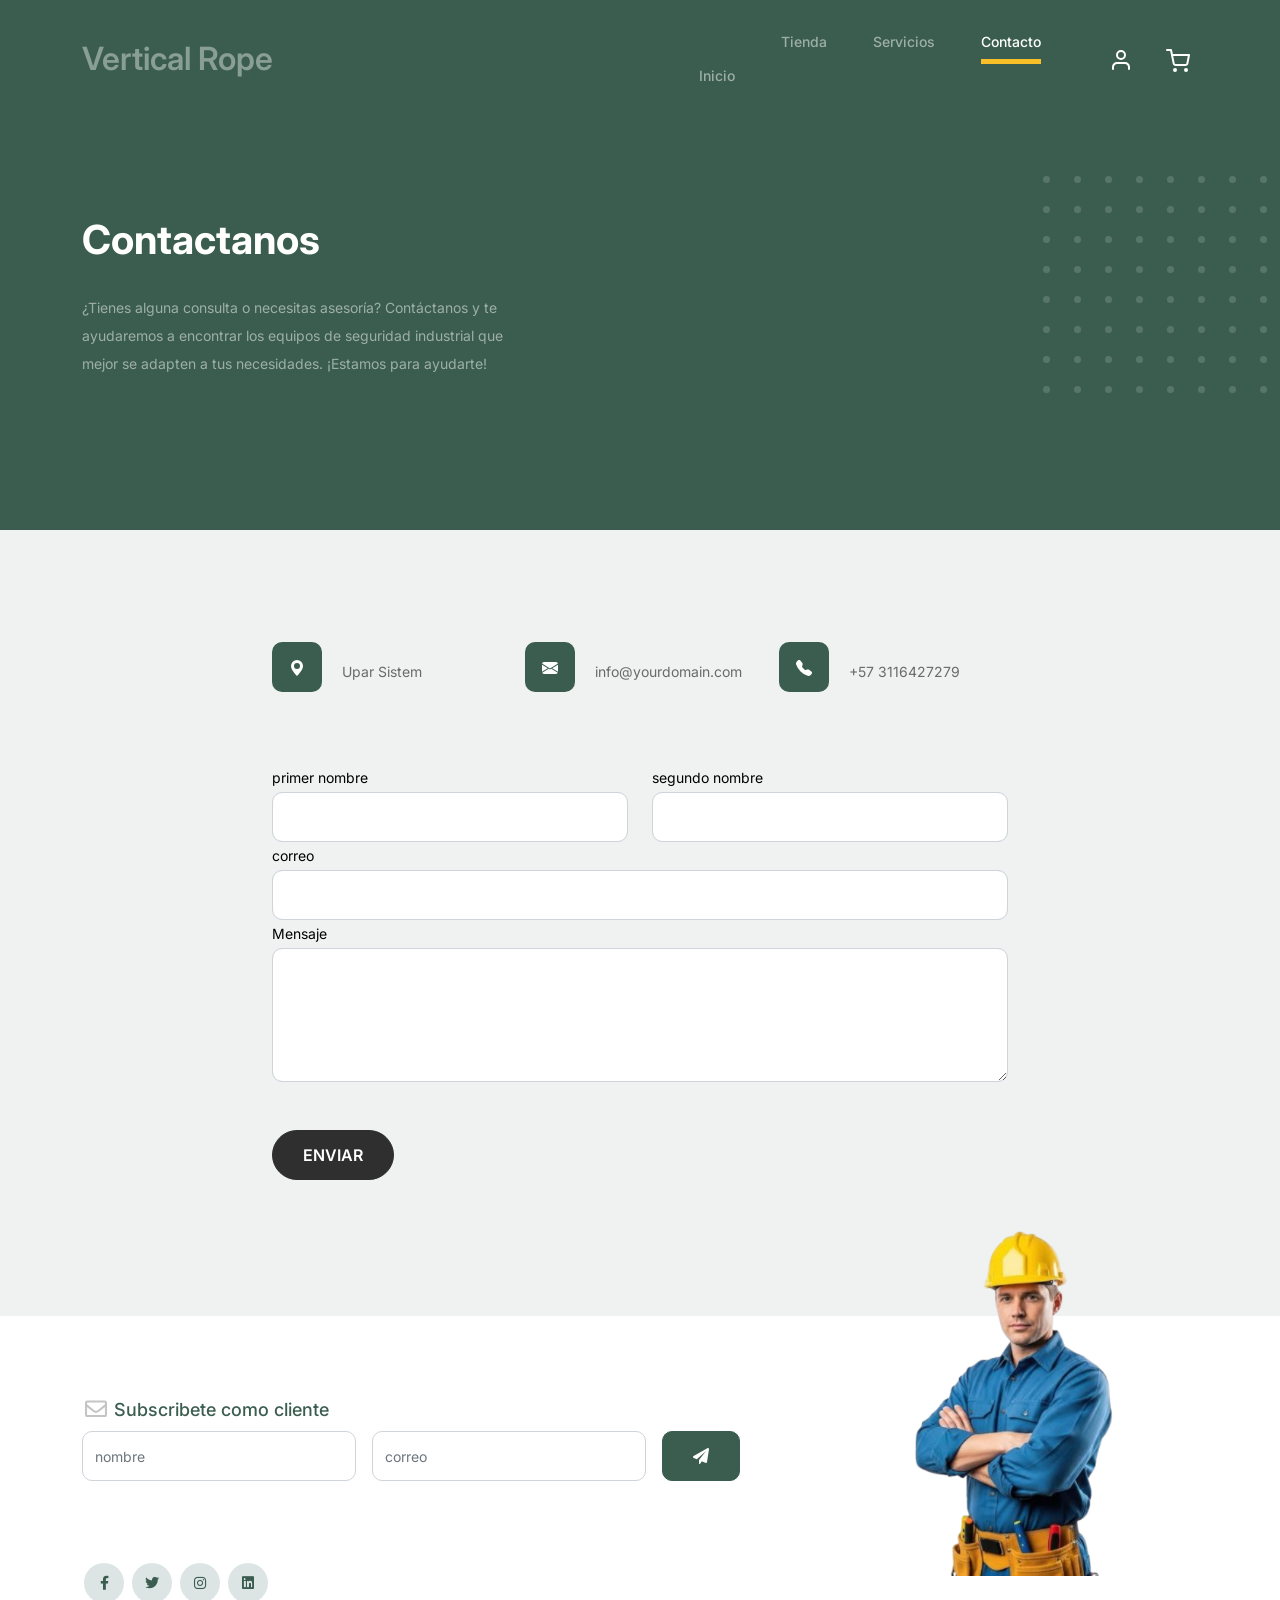
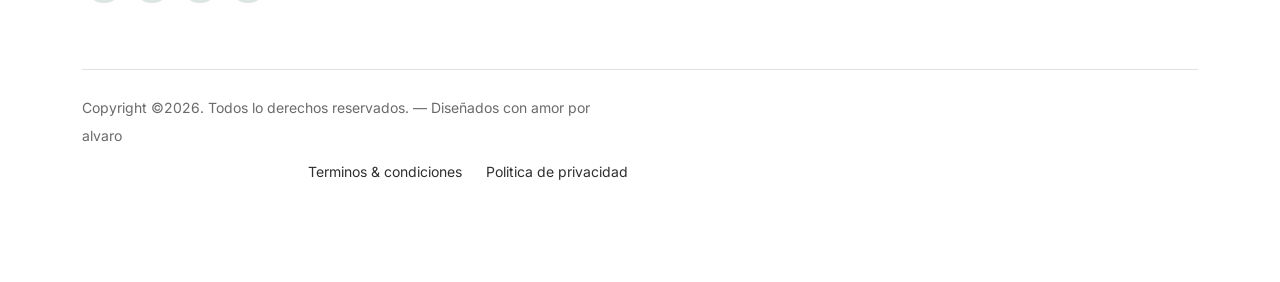
<file: contact.html>
<!-- /*
* Bootstrap 5
* Template Name: Furni
* Template Author: Untree.co
* Template URI: https://untree.co/
* License: https://creativecommons.org/licenses/by/3.0/
*/ -->
<!doctype html>
<html lang="en">
<head>
  <meta charset="utf-8">
  <meta name="viewport" content="width=device-width, initial-scale=1, shrink-to-fit=no">
  <meta name="author" content="Untree.co">
  <link rel="shortcut icon" href="images/favicon.png.jpg">

  <meta name="description" content="" />
  <meta name="keywords" content="bootstrap, bootstrap4" />

		<!-- Bootstrap CSS -->
		<link href="css/bootstrap.min.css" rel="stylesheet">
		<link href="https://cdnjs.cloudflare.com/ajax/libs/font-awesome/6.0.0-beta3/css/all.min.css" rel="stylesheet">
		<link href="css/tiny-slider.css" rel="stylesheet">
		<link href="css/style.css" rel="stylesheet">
		<title>Vertical rope</title>
	</head>

	<body>

		<!-- Start Header/Navigation -->
		<nav class="custom-navbar navbar navbar navbar-expand-md navbar-dark bg-dark" arial-label="Furni navigation bar">

			<div class="container">
				<a class="navbar-brand" href="index.html"><span>Vertical Rope

				<button class="navbar-toggler" type="button" data-bs-toggle="collapse" data-bs-target="#navbarsFurni" aria-controls="navbarsFurni" aria-expanded="false" aria-label="Toggle navigation">
					<span class="navbar-toggler-icon"></span>
				</button>

				<div class="collapse navbar-collapse" id="navbarsFurni">
					<ul class="custom-navbar-nav navbar-nav ms-auto mb-2 mb-md-0">
						<li class="nav-item">
							<a class="nav-link" href="index.html">Inicio</a>
						</li>
						<li><a class="nav-link" href="shop.html">Tienda</a></li>
						<li><a class="nav-link" href="services.html">Servicios</a></li>
						<li class="active"><a class="nav-link" href="contact.html">Contacto </a></li>
					</ul>

					<ul class="custom-navbar-cta navbar-nav mb-2 mb-md-0 ms-5">
						<li><a class="nav-link" href="#"><img src="images/user.svg"></a></li>
						<li><a class="nav-link" href="cart.html"><img src="images/cart.svg"></a></li>
					</ul>
				</div>
			</div>
				
		</nav>
		<!-- End Header/Navigation -->

		<!-- Start Hero Section -->
			<div class="hero">
				<div class="container">
					<div class="row justify-content-between">
						<div class="col-lg-5">
							<div class="intro-excerpt">
								<h1>Contactanos</h1>
								<p class="mb-4">¿Tienes alguna consulta o necesitas asesoría? Contáctanos y te ayudaremos a encontrar los equipos de seguridad industrial que mejor se adapten a tus necesidades. ¡Estamos para ayudarte!
								
							</div>
						</div>
						<div class="col-lg-7">
							<div class="hero-img-wrap">
							</div>
						</div>
					</div>
				</div>
			</div>
		<!-- End Hero Section -->

		
		<!-- Start Contact Form -->
		<div class="untree_co-section">
      <div class="container">

        <div class="block">
          <div class="row justify-content-center">


            <div class="col-md-8 col-lg-8 pb-4">


              <div class="row mb-5">
                <div class="col-lg-4">
                  <div  class="service no-shadow align-items-center link horizontal d-flex active" data-aos="fade-left" data-aos-delay="0">
                    <div class="service-icon color-1 mb-4">
                      <svg xmlns="http://www.w3.org/2000/svg" width="16" height="16" fill="currentColor" class="bi bi-geo-alt-fill" viewBox="0 0 16 16">
                        <path d="M8 16s6-5.686 6-10A6 6 0 0 0 2 6c0 4.314 6 10 6 10zm0-7a3 3 0 1 1 0-6 3 3 0 0 1 0 6z"/>
                      </svg>
                    </div> <!-- /.icon -->
                    <div class="service-contents">
                      <p>Upar Sistem 
                    </div> <!-- /.service-contents-->
                  </div> <!-- /.service -->
                </div>

                <div class="col-lg-4">
                  <div  class="service no-shadow align-items-center link horizontal d-flex active" data-aos="fade-left" data-aos-delay="0">
                    <div class="service-icon color-1 mb-4">
                      <svg xmlns="http://www.w3.org/2000/svg" width="16" height="16" fill="currentColor" class="bi bi-envelope-fill" viewBox="0 0 16 16">
                        <path d="M.05 3.555A2 2 0 0 1 2 2h12a2 2 0 0 1 1.95 1.555L8 8.414.05 3.555zM0 4.697v7.104l5.803-3.558L0 4.697zM6.761 8.83l-6.57 4.027A2 2 0 0 0 2 14h12a2 2 0 0 0 1.808-1.144l-6.57-4.027L8 9.586l-1.239-.757zm3.436-.586L16 11.801V4.697l-5.803 3.546z"/>
                      </svg>
                    </div> <!-- /.icon -->
                    <div class="service-contents">
                      <p>info@yourdomain.com</p>
                    </div> <!-- /.service-contents-->
                  </div> <!-- /.service -->
                </div>

                <div class="col-lg-4">
                  <div  class="service no-shadow align-items-center link horizontal d-flex active" data-aos="fade-left" data-aos-delay="0">
                    <div class="service-icon color-1 mb-4">
                      <svg xmlns="http://www.w3.org/2000/svg" width="16" height="16" fill="currentColor" class="bi bi-telephone-fill" viewBox="0 0 16 16">
                        <path fill-rule="evenodd" d="M1.885.511a1.745 1.745 0 0 1 2.61.163L6.29 2.98c.329.423.445.974.315 1.494l-.547 2.19a.678.678 0 0 0 .178.643l2.457 2.457a.678.678 0 0 0 .644.178l2.189-.547a1.745 1.745 0 0 1 1.494.315l2.306 1.794c.829.645.905 1.87.163 2.611l-1.034 1.034c-.74.74-1.846 1.065-2.877.702a18.634 18.634 0 0 1-7.01-4.42 18.634 18.634 0 0 1-4.42-7.009c-.362-1.03-.037-2.137.703-2.877L1.885.511z"/>
                      </svg>
                    </div> <!-- /.icon -->
                    <div class="service-contents">
                      <p>+57 3116427279
                    </div> <!-- /.service-contents-->
                  </div> <!-- /.service -->
                </div>
              </div>

              <form>
                <div class="row">
                  <div class="col-6">
                    <div class="form-group">
                      <label class="text-black" for="fname">primer nombre </label>
                      <input type="text" class="form-control" id="fname">
                    </div>
                  </div>
                  <div class="col-6">
                    <div class="form-group">
                      <label class="text-black" for="lname">segundo nombre </label>
                      <input type="text" class="form-control" id="lname">
                    </div>
                  </div>
                </div>
                <div class="form-group">
                  <label class="text-black" for="email">correo</label>
                  <input type="email" class="form-control" id="email">
                </div>

                <div class="form-group mb-5">
                  <label class="text-black" for="message">Mensaje </label>
                  <textarea name="" class="form-control" id="message" cols="30" rows="5"></textarea>
                </div>

                <button type="submit" class="btn btn-primary-hover-outline">ENVIAR</button>
              </form>

            </div>

          </div>

        </div>

      </div>


    </div>
  </div>

  <!-- End Contact Form -->

		

		<!-- Start Footer Section -->
		<footer class="footer-section">
			<div class="container relative">

				<div class="sofa-img">
					<img src="images/sofa.png" alt="Image" class="img-fluid">
				</div>

				<div class="row">
					<div class="col-lg-8">
						<div class="subscription-form">
							<h3 class="d-flex align-items-center"><span class="me-1"><img src="images/envelope-outline.svg" alt="Image" class="img-fluid"></span><span>Subscribete como cliente </span></h3>

							<form action="#" class="row g-3">
								<div class="col-auto">
									<input type="text" class="form-control" placeholder="nombre">
								</div>
								<div class="col-auto">
									<input type="email" class="form-control" placeholder="correo ">
								</div>
								<div class="col-auto">
									<button class="btn btn-primary">
										<span class="fa fa-paper-plane"></span>
									</button>
								</div>
							</form>

						</div>
					</div>
				</div>

				<div class="row g-5 mb-5">
					<div class="col-lg-4">
	
						<ul class="list-unstyled custom-social">
							<li><a href="#"><span class="fa fa-brands fa-facebook-f"></span></a></li>
							<li><a href="#"><span class="fa fa-brands fa-twitter"></span></a></li>
							<li><a href="#"><span class="fa fa-brands fa-instagram"></span></a></li>
							<li><a href="#"><span class="fa fa-brands fa-linkedin"></span></a></li>
						</ul>
					</div>

					

					
				</div>

				<div class="border-top copyright">
					<div class="row pt-4">
						<div class="col-lg-6">
							<p class="mb-2 text-center text-lg-start">Copyright &copy;<script>document.write(new Date().getFullYear());</script>. Todos lo derechos reservados. &mdash; Diseñados con amor por  </a> alvaro<a </a>  <!-- License information: https://untree.co/license/ -->
            </p>
						</div>

						<div class="col-lg-6 text-center text-lg-end">
							<ul class="list-unstyled d-inline-flex ms-auto">
								<li class="me-4"><a href="#">Terminos &amp; condiciones </a></li>
								<li><a href="#">Politica de privacidad</a></li>
							</ul>
						</div>

					</div>
				</div>

			</div>
		</footer>
		<!-- End Footer Section -->	


		<script src="js/bootstrap.bundle.min.js"></script>
		<script src="js/tiny-slider.js"></script>
		<script src="js/custom.js"></script>
	</body>

</html>
</file>
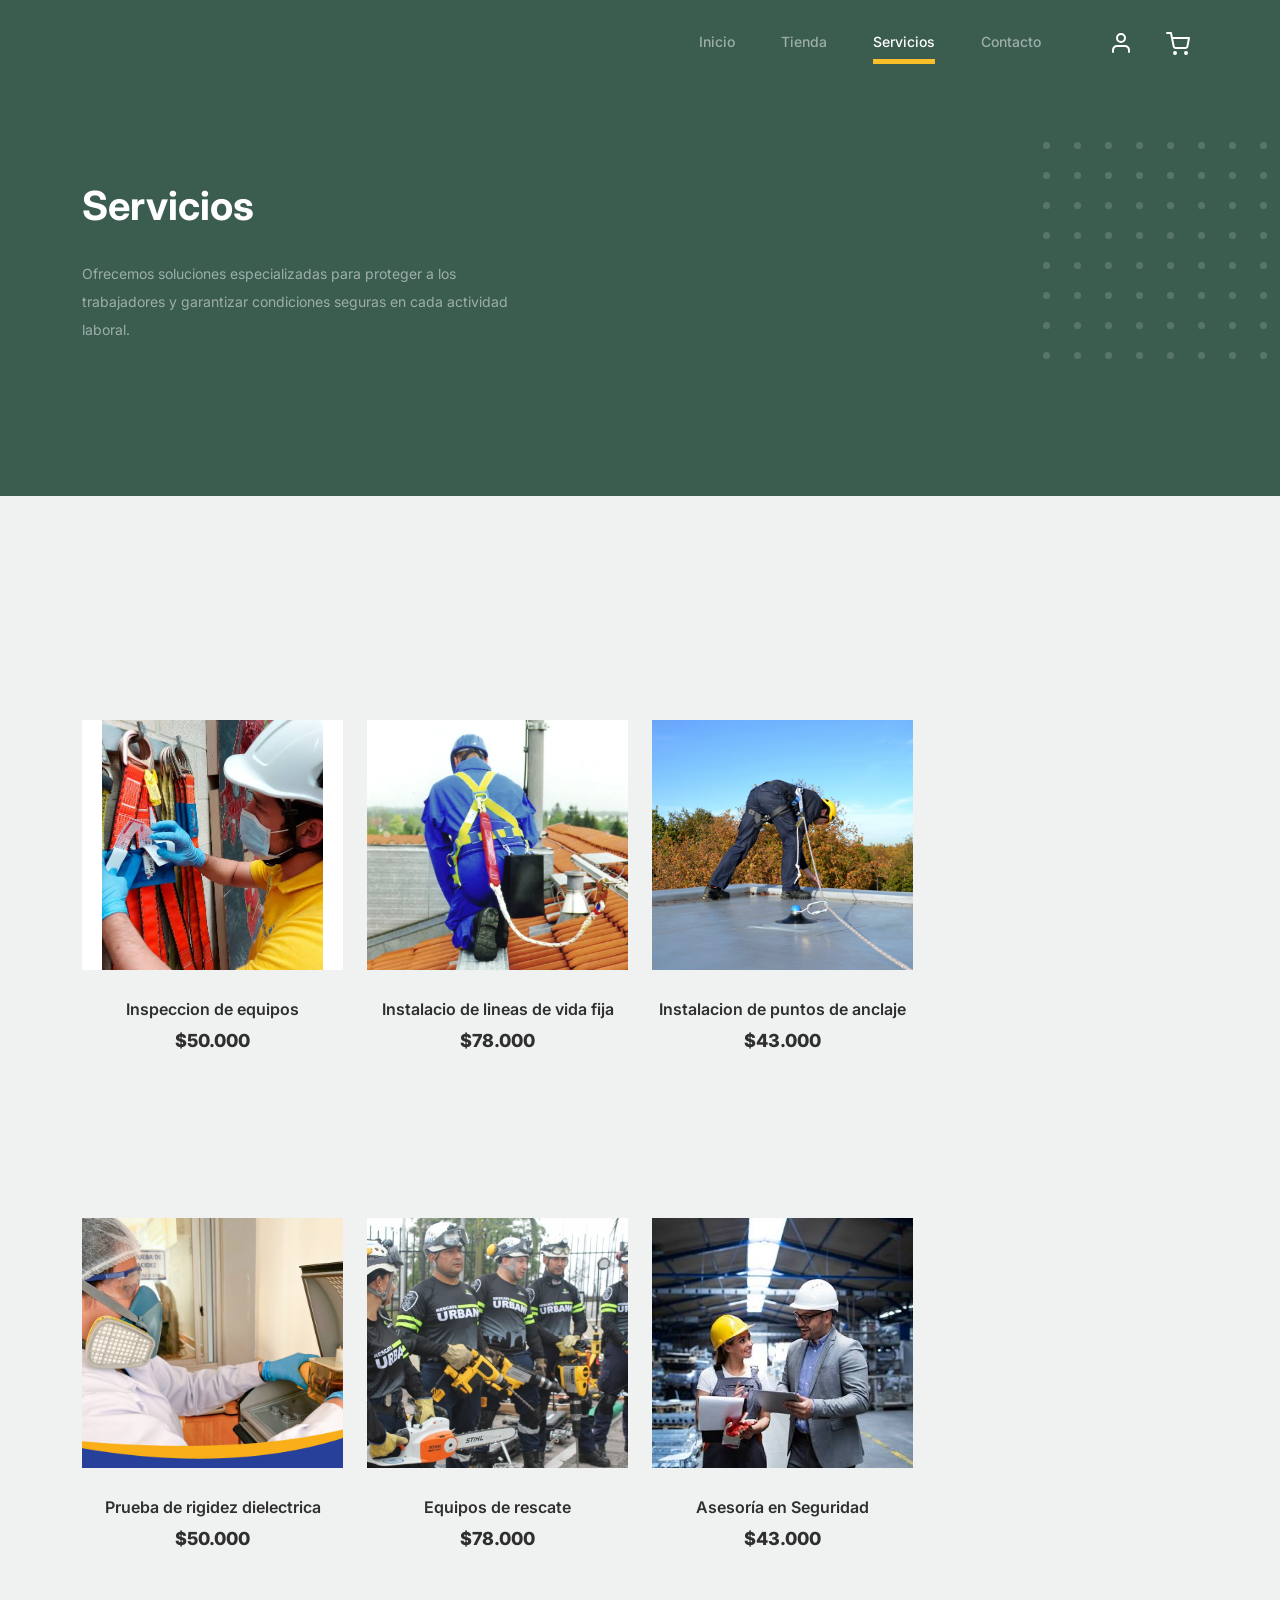
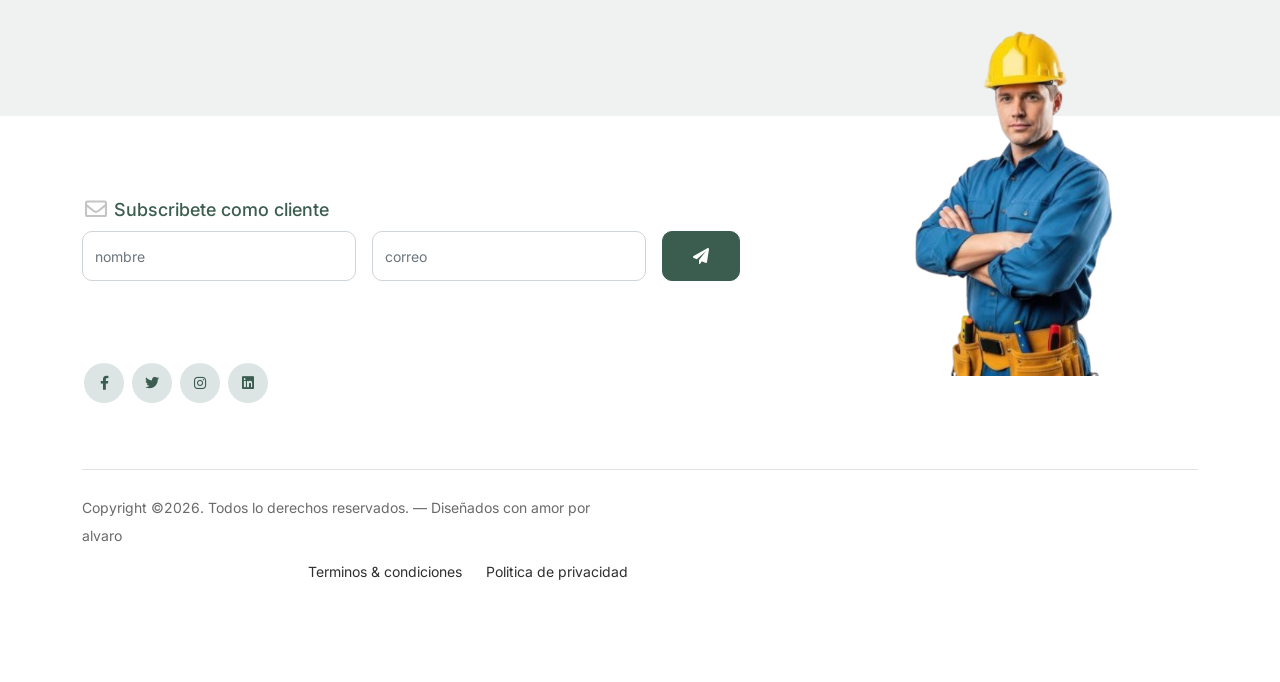
<file: services.html>
<!-- /*
* Bootstrap 5
* Template Name: Furni
* Template Author: Untree.co
* Template URI: https://untree.co/
* License: https://creativecommons.org/licenses/by/3.0/
*/ -->
<!doctype html>
<html lang="en">
<head>
  <meta charset="utf-8">
  <meta name="viewport" content="width=device-width, initial-scale=1, shrink-to-fit=no">
  <meta name="author" content="Untree.co">
  <link rel="shortcut icon" href="images/favicon.png.jpg">

  <meta name="description" content="" />
  <meta name="keywords" content="bootstrap, bootstrap4" />

		<!-- Bootstrap CSS -->
		<link href="css/bootstrap.min.css" rel="stylesheet">
		<link href="https://cdnjs.cloudflare.com/ajax/libs/font-awesome/6.0.0-beta3/css/all.min.css" rel="stylesheet">
		<link href="css/tiny-slider.css" rel="stylesheet">
		<link href="css/style.css" rel="stylesheet">
		<title>Vertical rope </title>
	</head>

	<body>

		<!-- Start Header/Navigation -->
		<nav class="custom-navbar navbar navbar navbar-expand-md navbar-dark bg-dark" arial-label="Furni navigation bar">

			<div class="container">
				<a class="navbar-brand" href="index.html"><span></span></a>

				<button class="navbar-toggler" type="button" data-bs-toggle="collapse" data-bs-target="#navbarsFurni" aria-controls="navbarsFurni" aria-expanded="false" aria-label="Toggle navigation">
					<span class="navbar-toggler-icon"></span>
				</button>

				<div class="collapse navbar-collapse" id="navbarsFurni">
					<ul class="custom-navbar-nav navbar-nav ms-auto mb-2 mb-md-0">
						<li class="nav-item">
							<a class="nav-link" href="index.html">Inicio</a>
						</li>
						<li><a class="nav-link" href="shop.html">Tienda</a></li>
						<li class="active"><a class="nav-link" href="services.html">Servicios</a></li>
						<li><a class="nav-link" href="contact.html">Contacto</a></li>
					</ul>

					<ul class="custom-navbar-cta navbar-nav mb-2 mb-md-0 ms-5">
						<li><a class="nav-link" href="#"><img src="images/user.svg"></a></li>
						<li><a class="nav-link" href="cart.html"><img src="images/cart.svg"></a></li>
					</ul>
				</div>
			</div>
				
		</nav>
		<!-- End Header/Navigation -->

		<!-- Start Hero Section -->
			<div class="hero">
				<div class="container">
					<div class="row justify-content-between">
						<div class="col-lg-5">
							<div class="intro-excerpt">
								<h1>Servicios</h1>
								<p class="mb-4">Ofrecemos soluciones especializadas para proteger a los trabajadores y garantizar condiciones seguras en cada actividad laboral.</p>
							</div>
						</div>
						<div class="col-lg-7">
							<div class="hero-img-wrap">
							</div>
						</div>
					</div>
				</div>
			</div>
		<!-- End Hero Section -->

		

		<!-- Start Why Choose Us Section -->
		<div class="why-choose-section">
			
					</div>

	
		<!-- End Why Choose Us Section -->

		<!-- Start Product Section -->
		<div class="product-section pt-0">
			<div class="container">
				<div class="row">

					<!-- Start Column 1 -->
					
					<!-- End Column 1 -->

					<!-- Start Column 2 -->
					<div class="col-12 col-md-4 col-lg-3 mb-5 mb-md-0">
						<a class="product-item" href="#">
							<img src="images/product-11.png" class="img-fluid product-thumbnail">
							<h3 class="product-title">Inspeccion de equipos</h3>
							<strong class="product-price">$50.000</strong>

							<span class="icon-cross">
								<img src="images/cross.svg" class="img-fluid">
							</span>
						</a>
					</div> 
					<!-- End Column 2 -->

					<!-- Start Column 3 -->
					<div class="col-12 col-md-4 col-lg-3 mb-5 mb-md-0">
						<a class="product-item" href="#">
							<img src="images/product-22.png" class="img-fluid product-thumbnail">
							<h3 class="product-title">Instalacio de lineas de vida fija</h3>
							<strong class="product-price">$78.000</strong>

							<span class="icon-cross">
								<img src="images/cross.svg" class="img-fluid">
							</span>
						</a>
					</div>
					<!-- End Column 3 -->

					<!-- Start Column 4 -->
					<div class="col-12 col-md-4 col-lg-3 mb-5 mb-md-0">
						<a class="product-item" href="#">
							<img src="images/product-33.png" class="img-fluid product-thumbnail">
							<h3 class="product-title">Instalacion de puntos de anclaje </h3>
							<strong class="product-price">$43.000</strong>

							<span class="icon-cross">
								<img src="images/cross.svg" class="img-fluid">
							</span>
						</a>
					</div>
					<!-- End Column 4 -->

				</div>
			</div>
		</div>
		<!-- End Product Section -->
		 <!-- Start Product Section -->
		<div class="product-section pt-0">
			<div class="container">
				<div class="row">

					

					<!-- Start Column 2 -->
					<div class="col-12 col-md-4 col-lg-3 mb-5 mb-md-0">
						<a class="product-item" href="#">
							<img src="images/product-44.png" class="img-fluid product-thumbnail">
							<h3 class="product-title">Prueba de rigidez dielectrica</h3>
							<strong class="product-price">$50.000</strong>

							<span class="icon-cross">
								<img src="images/cross.svg" class="img-fluid">
							</span>
						</a>
					</div> 
					<!-- End Column 2 -->

					<!-- Start Column 3 -->
					<div class="col-12 col-md-4 col-lg-3 mb-5 mb-md-0">
						<a class="product-item" href="#">
							<img src="images/product-55.png" class="img-fluid product-thumbnail">
							<h3 class="product-title">Equipos de rescate </h3>
							<strong class="product-price">$78.000</strong>

							<span class="icon-cross">
								<img src="images/cross.svg" class="img-fluid">
							</span>
						</a>
					</div>
					<!-- End Column 3 -->

					<!-- Start Column 4 -->
					<div class="col-12 col-md-4 col-lg-3 mb-5 mb-md-0">
						<a class="product-item" href="#">
							<img src="images/product-66.png" class="img-fluid product-thumbnail">
							<h3 class="product-title">Asesoría en Seguridad</h3>
							<strong class="product-price">$43.000</strong>

							<span class="icon-cross">
								<img src="images/cross.svg" class="img-fluid">
							</span>
						</a>
					</div>
					<!-- End Column 4 -->

				</div>
			</div>
		</div>
		<!-- End Product Section -->
		<!-- Start Footer Section -->
		<footer class="footer-section">
			<div class="container relative">

				<div class="sofa-img">
					<img src="images/sofa.png" alt="Image" class="img-fluid">
				</div>

				<div class="row">
					<div class="col-lg-8">
						<div class="subscription-form">
							<h3 class="d-flex align-items-center"><span class="me-1"><img src="images/envelope-outline.svg" alt="Image" class="img-fluid"></span><span>Subscribete como cliente </span></h3>

							<form action="#" class="row g-3">
								<div class="col-auto">
									<input type="text" class="form-control" placeholder="nombre">
								</div>
								<div class="col-auto">
									<input type="email" class="form-control" placeholder="correo ">
								</div>
								<div class="col-auto">
									<button class="btn btn-primary">
										<span class="fa fa-paper-plane"></span>
									</button>
								</div>
							</form>

						</div>
					</div>
				</div>

				<div class="row g-5 mb-5">
					<div class="col-lg-4">
	
						<ul class="list-unstyled custom-social">
							<li><a href="#"><span class="fa fa-brands fa-facebook-f"></span></a></li>
							<li><a href="#"><span class="fa fa-brands fa-twitter"></span></a></li>
							<li><a href="#"><span class="fa fa-brands fa-instagram"></span></a></li>
							<li><a href="#"><span class="fa fa-brands fa-linkedin"></span></a></li>
						</ul>
					</div>

					

					
				</div>

				<div class="border-top copyright">
					<div class="row pt-4">
						<div class="col-lg-6">
							<p class="mb-2 text-center text-lg-start">Copyright &copy;<script>document.write(new Date().getFullYear());</script>. Todos lo derechos reservados. &mdash; Diseñados con amor por  </a> alvaro<a </a>  <!-- License information: https://untree.co/license/ -->
            </p>
						</div>

						<div class="col-lg-6 text-center text-lg-end">
							<ul class="list-unstyled d-inline-flex ms-auto">
								<li class="me-4"><a href="#">Terminos &amp; condiciones </a></li>
								<li><a href="#">Politica de privacidad</a></li>
							</ul>
						</div>

					</div>
				</div>

			</div>
		</footer>
		<!-- End Footer Section -->	

		

	
		

	


		<script src="js/bootstrap.bundle.min.js"></script>
		<script src="js/tiny-slider.js"></script>
		<script src="js/custom.js"></script>
	</body>

</html>
</file>
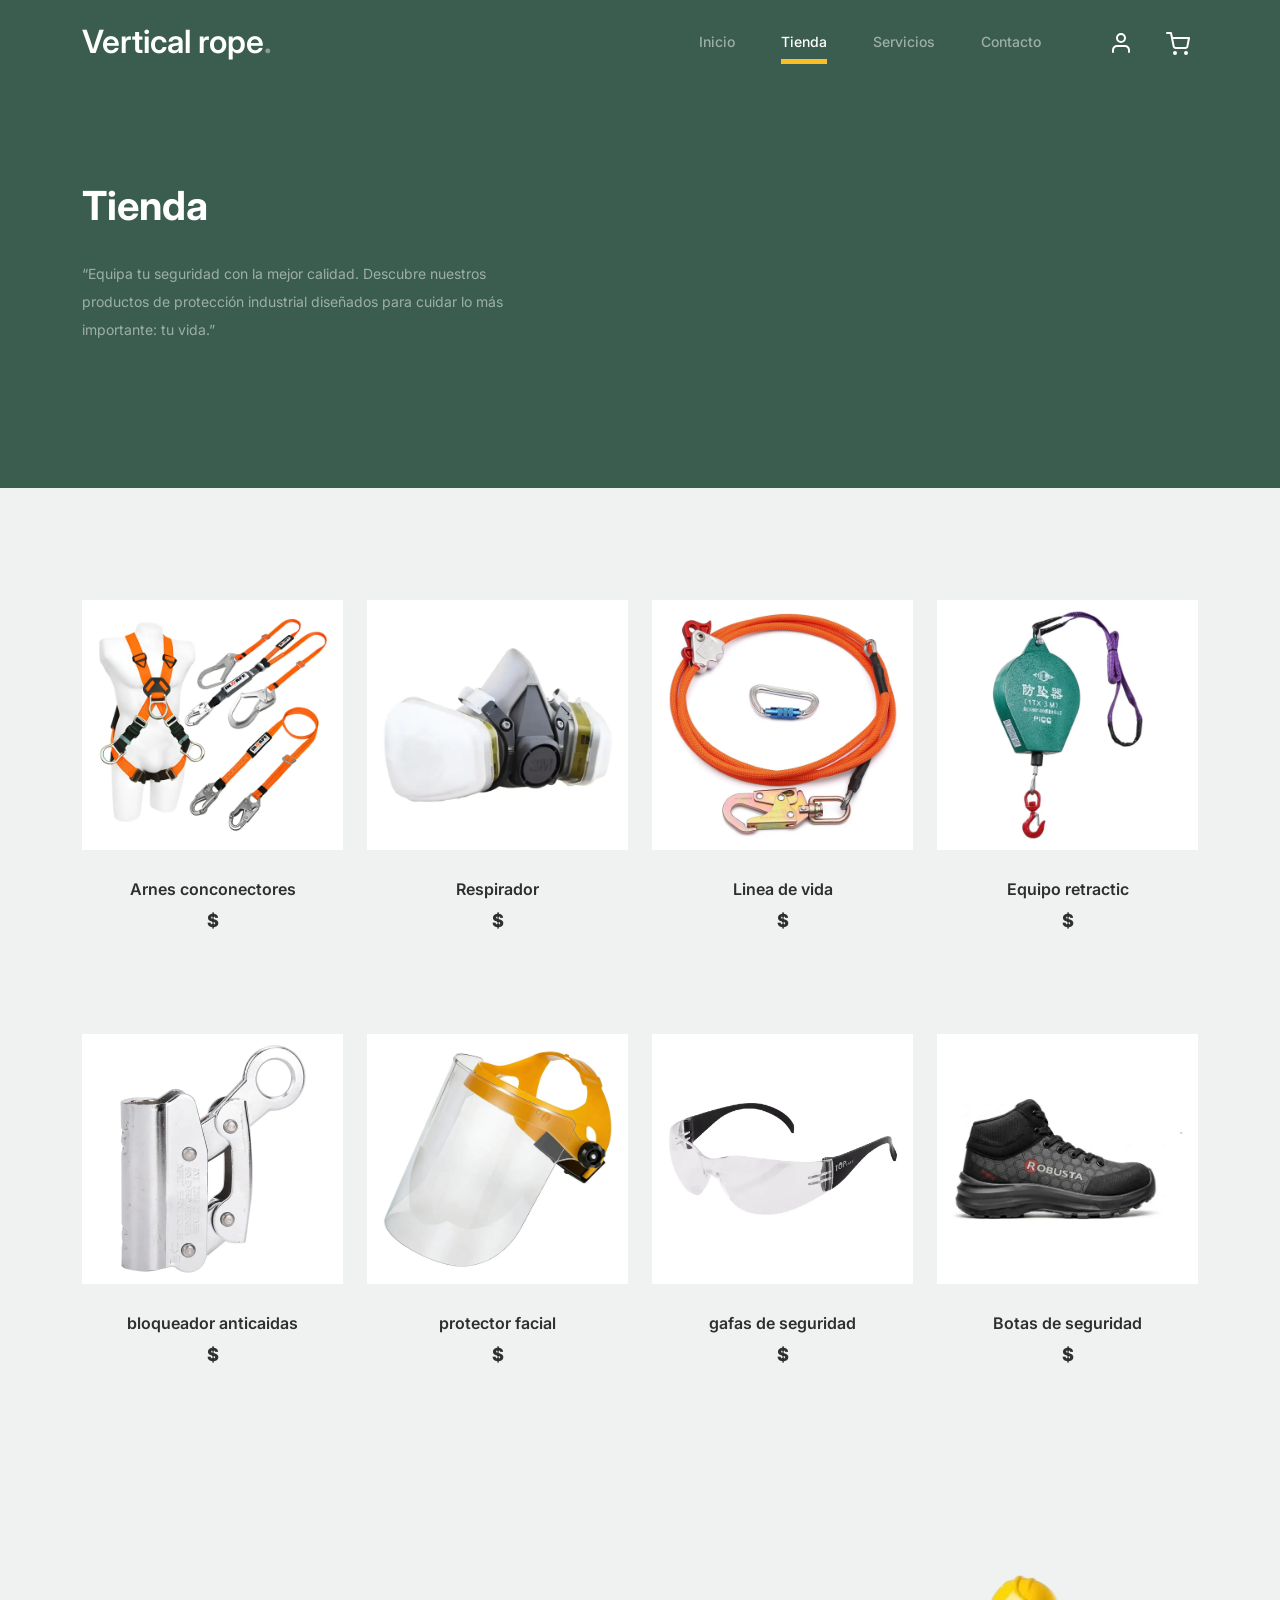
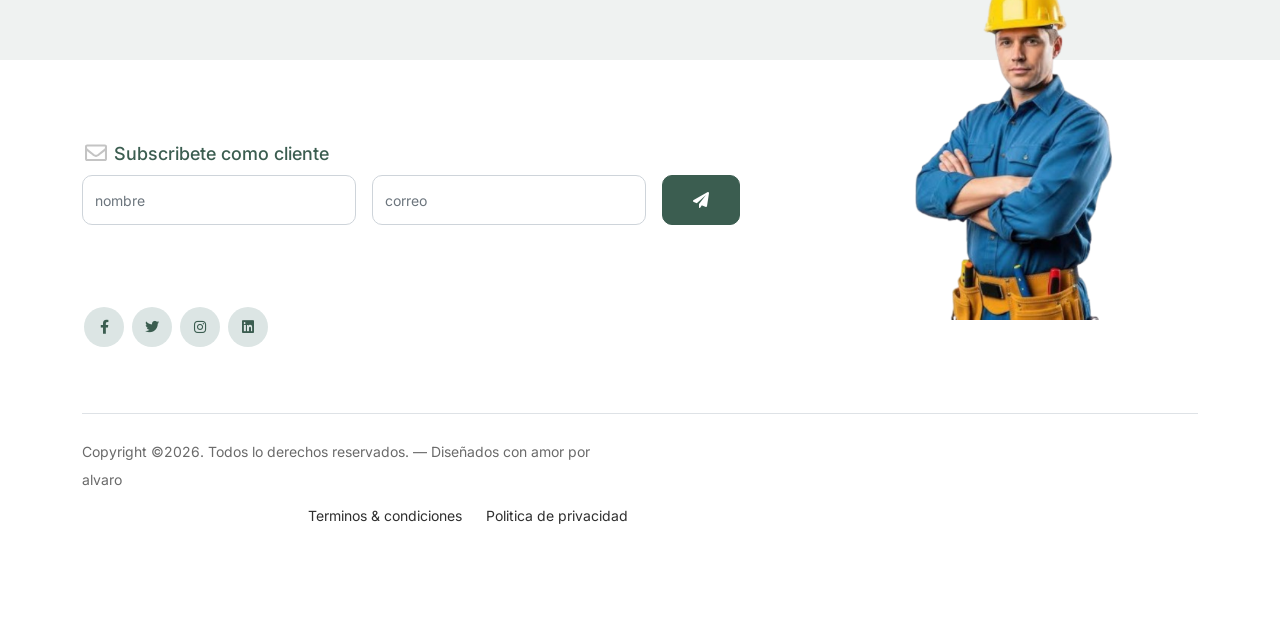
<file: shop.html>
<!-- /*
* Bootstrap 5
* Template Name: Furni
* Template Author: Untree.co
* Template URI: https://untree.co/
* License: https://creativecommons.org/licenses/by/3.0/
*/ -->
<!doctype html>
<html lang="en">
<head>
  <meta charset="utf-8">
  <meta name="viewport" content="width=device-width, initial-scale=1, shrink-to-fit=no">
  <meta name="author" content="Untree.co">
  <link rel="shortcut icon" href="images/favicon.png.jpg">

  <meta name="description" content="" />
  <meta name="keywords" content="bootstrap, bootstrap4" />

		<!-- Bootstrap CSS -->
		<link href="css/bootstrap.min.css" rel="stylesheet">
		<link href="https://cdnjs.cloudflare.com/ajax/libs/font-awesome/6.0.0-beta3/css/all.min.css" rel="stylesheet">
		<link href="css/tiny-slider.css" rel="stylesheet">
		<link href="css/style.css" rel="stylesheet">
		<title>Vertical rope </title>
	</head>

	<body>

		<!-- Start Header/Navigation -->
		<nav class="custom-navbar navbar navbar navbar-expand-md navbar-dark bg-dark" arial-label="Furni navigation bar">

			<div class="container">
				<a class="navbar-brand" href="index.html">Vertical rope<span>.</span></a>

				<button class="navbar-toggler" type="button" data-bs-toggle="collapse" data-bs-target="#navbarsFurni" aria-controls="navbarsFurni" aria-expanded="false" aria-label="Toggle navigation">
					<span class="navbar-toggler-icon"></span>
				</button>

				<div class="collapse navbar-collapse" id="navbarsFurni">
					<ul class="custom-navbar-nav navbar-nav ms-auto mb-2 mb-md-0">
						<li class="nav-item ">
							<a class="nav-link" href="index.html">Inicio</a>
						</li>
						<li class="active"><a class="nav-link" href="shop.html">Tienda</a></li>
						<li><a class="nav-link" href="services.html">Servicios</a></li>
						<li><a class="nav-link" href="contact.html">Contacto</a></li>
					</ul>

					<ul class="custom-navbar-cta navbar-nav mb-2 mb-md-0 ms-5">
						<li><a class="nav-link" href="#"><img src="images/user.svg"></a></li>
						<li><a class="nav-link" href="cart.html"><img src="images/cart.svg"></a></li>
					</ul>
				</div>
			</div>
				
		</nav>
		<!-- End Header/Navigation -->

		<!-- Start Hero Section -->
			<div class="hero">
				<div class="container">
					<div class="row justify-content-between">
						<div class="col-lg-5">
							<div class="intro-excerpt">
								<h1>Tienda</h1>
								<p>“Equipa tu seguridad con la mejor calidad.
Descubre nuestros productos de protección industrial diseñados para cuidar lo más importante: tu vida.”</p>
							</div>
						</div>
						<div class="col-lg-7">
							
						</div>
					</div>
				</div>
			</div>
		<!-- End Hero Section -->

		

		<div class="untree_co-section product-section before-footer-section">
		    <div class="container">
		      	<div class="row">

		      		<!-- Start Column 1 -->
					<div class="col-12 col-md-4 col-lg-3 mb-5">
						<a class="product-item" href="#">
							<img src="images/arnes.png" class="img-fluid product-thumbnail">
							<h3 class="product-title">Arnes conconectores </h3>
							<strong class="product-price">$</strong>

							<span class="icon-cross">
								<img src="images/cross.svg" class="img-fluid">
							</span>
						</a>
					</div> 
					<!-- End Column 1 -->
						
					<!-- Start Column 2 -->
					<div class="col-12 col-md-4 col-lg-3 mb-5">
						<a class="product-item" href="#">
							<img src="images/product-1.png" class="img-fluid product-thumbnail">
							<h3 class="product-title">Respirador </h3>
							<strong class="product-price">$</strong>

							<span class="icon-cross">
								<img src="images/cross.svg" class="img-fluid">
							</span>
						</a>
					</div> 
					<!-- End Column 2 -->

					<!-- Start Column 3 -->
					<div class="col-12 col-md-4 col-lg-3 mb-5">
						<a class="product-item" href="#">
							<img src="images/product-2.png" class="img-fluid product-thumbnail">
							<h3 class="product-title">Linea de vida</h3>
							<strong class="product-price">$</strong>

							<span class="icon-cross">
								<img src="images/cross.svg" class="img-fluid">
							</span>
						</a>
					</div>
					<!-- End Column 3 -->

					<!-- Start Column 4 -->
					<div class="col-12 col-md-4 col-lg-3 mb-5">
						<a class="product-item" href="#">
							<img src="images/product-3.png" class="img-fluid product-thumbnail">
							<h3 class="product-title">Equipo retractic </h3>
							<strong class="product-price">$</strong>

							<span class="icon-cross">
								<img src="images/cross.svg" class="img-fluid">
							</span>
						</a>
					</div>
					<!-- End Column 4 -->


					<!-- Start Column 1 -->
					<div class="col-12 col-md-4 col-lg-3 mb-5">
						<a class="product-item" href="#">
							<img src="images/product-4.png" class="img-fluid product-thumbnail">
							<h3 class="product-title">bloqueador anticaidas </h3>
							<strong class="product-price">$</strong>

							<span class="icon-cross">
								<img src="images/cross.svg" class="img-fluid">
							</span>
						</a>
					</div> 
					<!-- End Column 1 -->
						
					<!-- Start Column 2 -->
					<div class="col-12 col-md-4 col-lg-3 mb-5">
						<a class="product-item" href="#">
							<img src="images/product-5.png" class="img-fluid product-thumbnail">
							<h3 class="product-title">protector facial </h3>
							<strong class="product-price">$</strong>

							<span class="icon-cross">
								<img src="images/cross.svg" class="img-fluid">
							</span>
						</a>
					</div> 
					<!-- End Column 2 -->

					<!-- Start Column 3 -->
					<div class="col-12 col-md-4 col-lg-3 mb-5">
						<a class="product-item" href="#">
							<img src="images/product-6.png" class="img-fluid product-thumbnail">
							<h3 class="product-title">gafas de seguridad </h3>
							<strong class="product-price">$</strong>

							<span class="icon-cross">
								<img src="images/cross.svg" class="img-fluid">
							</span>
						</a>
					</div>
					<!-- End Column 3 -->

					<!-- Start Column 4 -->
					<div class="col-12 col-md-4 col-lg-3 mb-5">
						<a class="product-item" href="#">
							<img src="images/product-7.png" class="img-fluid product-thumbnail">
							<h3 class="product-title">Botas de seguridad </h3>
							<strong class="product-price">$</strong>

							<span class="icon-cross">
								<img src="images/cross.svg" class="img-fluid">
							</span>
						</a>
					</div>
					<!-- End Column 4 -->

		      	</div>
		    </div>
		</div>

		<!-- Start Footer Section -->
		<footer class="footer-section">
			<div class="container relative">

				<div class="sofa-img">
					<img src="images/sofa.png" alt="Image" class="img-fluid">
				</div>

				<div class="row">
					<div class="col-lg-8">
						<div class="subscription-form">
							<h3 class="d-flex align-items-center"><span class="me-1"><img src="images/envelope-outline.svg" alt="Image" class="img-fluid"></span><span>Subscribete como cliente </span></h3>

							<form action="#" class="row g-3">
								<div class="col-auto">
									<input type="text" class="form-control" placeholder="nombre">
								</div>
								<div class="col-auto">
									<input type="email" class="form-control" placeholder="correo ">
								</div>
								<div class="col-auto">
									<button class="btn btn-primary">
										<span class="fa fa-paper-plane"></span>
									</button>
								</div>
							</form>

						</div>
					</div>
				</div>

				<div class="row g-5 mb-5">
					<div class="col-lg-4">
	
						<ul class="list-unstyled custom-social">
							<li><a href="#"><span class="fa fa-brands fa-facebook-f"></span></a></li>
							<li><a href="#"><span class="fa fa-brands fa-twitter"></span></a></li>
							<li><a href="#"><span class="fa fa-brands fa-instagram"></span></a></li>
							<li><a href="#"><span class="fa fa-brands fa-linkedin"></span></a></li>
						</ul>
					</div>

					

					
				</div>

				<div class="border-top copyright">
					<div class="row pt-4">
						<div class="col-lg-6">
							<p class="mb-2 text-center text-lg-start">Copyright &copy;<script>document.write(new Date().getFullYear());</script>. Todos lo derechos reservados. &mdash; Diseñados con amor por  </a> alvaro<a </a>  <!-- License information: https://untree.co/license/ -->
            </p>
						</div>

						<div class="col-lg-6 text-center text-lg-end">
							<ul class="list-unstyled d-inline-flex ms-auto">
								<li class="me-4"><a href="#">Terminos &amp; condiciones </a></li>
								<li><a href="#">Politica de privacidad</a></li>
							</ul>
						</div>

					</div>
				</div>

			</div>
		</footer>
		<!-- End Footer Section -->	



		<script src="js/bootstrap.bundle.min.js"></script>
		<script src="js/tiny-slider.js"></script>
		<script src="js/custom.js"></script>
	</body>

</html>
</file>
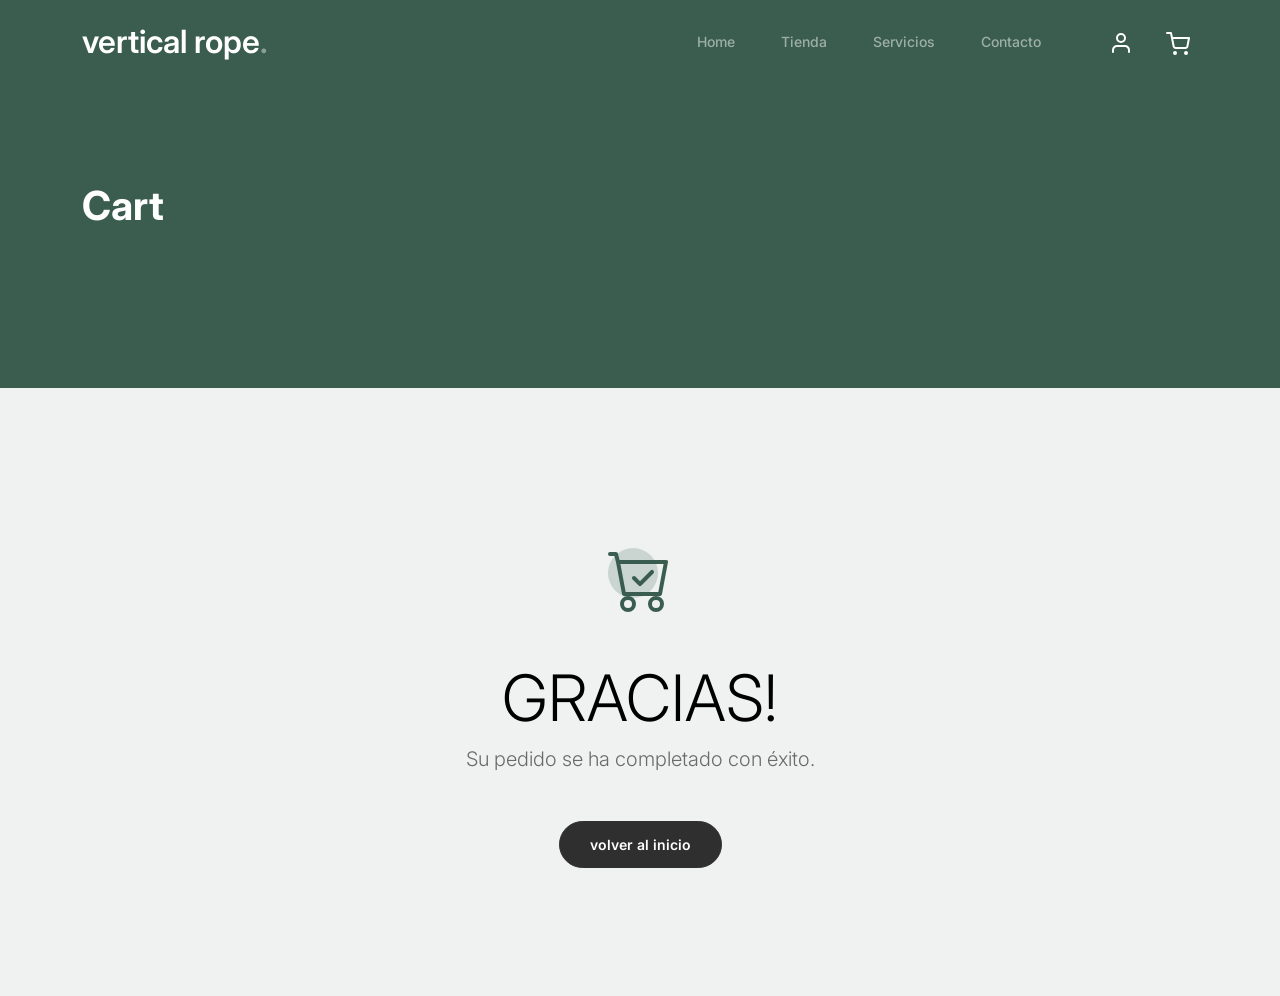
<file: thankyou.html>
<!-- /*
* Bootstrap 5
* Template Name: Furni
* Template Author: Untree.co
* Template URI: https://untree.co/
* License: https://creativecommons.org/licenses/by/3.0/
*/ -->
<!doctype html>
<html lang="en">
<head>
  <meta charset="utf-8">
  <meta name="viewport" content="width=device-width, initial-scale=1, shrink-to-fit=no">
  <meta name="author" content="Untree.co">
  <link rel="shortcut icon" href="images/favicon.png.jpg">

  <meta name="description" content="" />
  <meta name="keywords" content="bootstrap, bootstrap4" />

		<!-- Bootstrap CSS -->
		<link href="css/bootstrap.min.css" rel="stylesheet">
		<link href="https://cdnjs.cloudflare.com/ajax/libs/font-awesome/6.0.0-beta3/css/all.min.css" rel="stylesheet">
		<link href="css/tiny-slider.css" rel="stylesheet">
		<link href="css/style.css" rel="stylesheet">
		<title>Vertical rope </title>
	</head>

	<body>

		<!-- Start Header/Navigation -->
		<nav class="custom-navbar navbar navbar navbar-expand-md navbar-dark bg-dark" arial-label="Furni navigation bar">

			<div class="container">
				<a class="navbar-brand" href="index.html">vertical rope<span>.</span></a>

				<button class="navbar-toggler" type="button" data-bs-toggle="collapse" data-bs-target="#navbarsFurni" aria-controls="navbarsFurni" aria-expanded="false" aria-label="Toggle navigation">
					<span class="navbar-toggler-icon"></span>
				</button>

				<div class="collapse navbar-collapse" id="navbarsFurni">
					<ul class="custom-navbar-nav navbar-nav ms-auto mb-2 mb-md-0">
						<li class="nav-item ">
							<a class="nav-link" href="index.html">Home</a>
						</li>
						<li><a class="nav-link" href="shop.html">Tienda</a></li>
						<li><a class="nav-link" href="services.html">Servicios</a></li>
						<li><a class="nav-link" href="contact.html">Contacto</a></li>
					</ul>

					<ul class="custom-navbar-cta navbar-nav mb-2 mb-md-0 ms-5">
						<li><a class="nav-link" href="#"><img src="images/user.svg"></a></li>
						<li><a class="nav-link" href="cart.html"><img src="images/cart.svg"></a></li>
					</ul>
				</div>
			</div>
				
		</nav>
		<!-- End Header/Navigation -->

		<!-- Start Hero Section -->
			<div class="hero">
				<div class="container">
					<div class="row justify-content-between">
						<div class="col-lg-5">
							<div class="intro-excerpt">
								<h1>Cart</h1>
							</div>
						</div>
						<div class="col-lg-7">
							
						</div>
					</div>
				</div>
			</div>
		<!-- End Hero Section -->

		

		<div class="untree_co-section">
    <div class="container">
      <div class="row">
        <div class="col-md-12 text-center pt-5">
          <span class="display-3 thankyou-icon text-primary">
            <svg width="1em" height="1em" viewBox="0 0 16 16" class="bi bi-cart-check mb-5" fill="currentColor" xmlns="http://www.w3.org/2000/svg">
              <path fill-rule="evenodd" d="M11.354 5.646a.5.5 0 0 1 0 .708l-3 3a.5.5 0 0 1-.708 0l-1.5-1.5a.5.5 0 1 1 .708-.708L8 8.293l2.646-2.647a.5.5 0 0 1 .708 0z"/>
              <path fill-rule="evenodd" d="M0 1.5A.5.5 0 0 1 .5 1H2a.5.5 0 0 1 .485.379L2.89 3H14.5a.5.5 0 0 1 .491.592l-1.5 8A.5.5 0 0 1 13 12H4a.5.5 0 0 1-.491-.408L2.01 3.607 1.61 2H.5a.5.5 0 0 1-.5-.5zM3.102 4l1.313 7h8.17l1.313-7H3.102zM5 12a2 2 0 1 0 0 4 2 2 0 0 0 0-4zm7 0a2 2 0 1 0 0 4 2 2 0 0 0 0-4zm-7 1a1 1 0 1 0 0 2 1 1 0 0 0 0-2zm7 0a1 1 0 1 0 0 2 1 1 0 0 0 0-2z"/>
            </svg>
          </span>
          <h2 class="display-3 text-black">GRACIAS!</h2>
          <p class="lead mb-5">Su pedido se ha completado con éxito.
</p>
          <p><a href="shop.html" class="btn btn-sm btn-outline-black">volver al inicio</a></p>
        </div>
      </div>
    </div>
  </div>

		


		<script src="js/bootstrap.bundle.min.js"></script>
		<script src="js/tiny-slider.js"></script>
		<script src="js/custom.js"></script>
	</body>

</html>
</file>
<file: css/tiny-slider.css>
.tns-outer{padding:0 !important}.tns-outer [hidden]{display:none !important}.tns-outer [aria-controls],.tns-outer [data-action]{cursor:pointer}.tns-slider{-webkit-transition:all 0s;-moz-transition:all 0s;transition:all 0s}.tns-slider>.tns-item{-webkit-box-sizing:border-box;-moz-box-sizing:border-box;box-sizing:border-box}.tns-horizontal.tns-subpixel{white-space:nowrap}.tns-horizontal.tns-subpixel>.tns-item{display:inline-block;vertical-align:top;white-space:normal}.tns-horizontal.tns-no-subpixel:after{content:'';display:table;clear:both}.tns-horizontal.tns-no-subpixel>.tns-item{float:left}.tns-horizontal.tns-carousel.tns-no-subpixel>.tns-item{margin-right:-100%}.tns-no-calc{position:relative;left:0}.tns-gallery{position:relative;left:0;min-height:1px}.tns-gallery>.tns-item{position:absolute;left:-100%;-webkit-transition:transform 0s, opacity 0s;-moz-transition:transform 0s, opacity 0s;transition:transform 0s, opacity 0s}.tns-gallery>.tns-slide-active{position:relative;left:auto !important}.tns-gallery>.tns-moving{-webkit-transition:all 0.25s;-moz-transition:all 0.25s;transition:all 0.25s}.tns-autowidth{display:inline-block}.tns-lazy-img{-webkit-transition:opacity 0.6s;-moz-transition:opacity 0.6s;transition:opacity 0.6s;opacity:0.6}.tns-lazy-img.tns-complete{opacity:1}.tns-ah{-webkit-transition:height 0s;-moz-transition:height 0s;transition:height 0s}.tns-ovh{overflow:hidden}.tns-visually-hidden{position:absolute;left:-10000em}.tns-transparent{opacity:0;visibility:hidden}.tns-fadeIn{opacity:1;filter:alpha(opacity=100);z-index:0}.tns-normal,.tns-fadeOut{opacity:0;filter:alpha(opacity=0);z-index:-1}.tns-vpfix{white-space:nowrap}.tns-vpfix>div,.tns-vpfix>li{display:inline-block}.tns-t-subp2{margin:0 auto;width:310px;position:relative;height:10px;overflow:hidden}.tns-t-ct{width:2333.3333333%;width:-webkit-calc(100% * 70 / 3);width:-moz-calc(100% * 70 / 3);width:calc(100% * 70 / 3);position:absolute;right:0}.tns-t-ct:after{content:'';display:table;clear:both}.tns-t-ct>div{width:1.4285714%;width:-webkit-calc(100% / 70);width:-moz-calc(100% / 70);width:calc(100% / 70);height:10px;float:left}

/*# sourceMappingURL=sourcemaps/tiny-slider.css.map */
</file>
<file: css/style.css>
/*
* Template Name: UntreeStore
* Template Author: Untree.co
* Author URI: https://untree.co/
* License: https://creativecommons.org/licenses/by/3.0/
*/
@import url("https://fonts.googleapis.com/css2?family=Inter:wght@400;500;600;700;800&display=swap");
body {
  overflow-x: hidden;
  position: relative; }

body {
  font-family: "Inter", sans-serif;
  font-weight: 400;
  line-height: 28px;
  color: #6a6a6a;
  font-size: 14px;
  background-color: #eff2f1; }

a {
  text-decoration: none;
  -webkit-transition: .3s all ease;
  -o-transition: .3s all ease;
  transition: .3s all ease;
  color: #2f2f2f;
  text-decoration: underline; }
  a:hover {
    color: #2f2f2f;
    text-decoration: none; }
  a.more {
    font-weight: 600; }

.custom-navbar {
  background: #3b5d50 !important;
  padding-top: 20px;
  padding-bottom: 20px; }
  .custom-navbar .navbar-brand {
    font-size: 32px;
    font-weight: 600; }
    .custom-navbar .navbar-brand > span {
      opacity: .4; }
  .custom-navbar .navbar-toggler {
    border-color: transparent; }
    .custom-navbar .navbar-toggler:active, .custom-navbar .navbar-toggler:focus {
      -webkit-box-shadow: none;
      box-shadow: none;
      outline: none; }
  @media (min-width: 992px) {
    .custom-navbar .custom-navbar-nav li {
      margin-left: 15px;
      margin-right: 15px; } }
  .custom-navbar .custom-navbar-nav li a {
    font-weight: 500;
    color: #ffffff !important;
    opacity: .5;
    -webkit-transition: .3s all ease;
    -o-transition: .3s all ease;
    transition: .3s all ease;
    position: relative; }
    @media (min-width: 768px) {
      .custom-navbar .custom-navbar-nav li a:before {
        content: "";
        position: absolute;
        bottom: 0;
        left: 8px;
        right: 8px;
        background: #f9bf29;
        height: 5px;
        opacity: 1;
        visibility: visible;
        width: 0;
        -webkit-transition: .15s all ease-out;
        -o-transition: .15s all ease-out;
        transition: .15s all ease-out; } }
    .custom-navbar .custom-navbar-nav li a:hover {
      opacity: 1; }
      .custom-navbar .custom-navbar-nav li a:hover:before {
        width: calc(100% - 16px); }
  .custom-navbar .custom-navbar-nav li.active a {
    opacity: 1; }
    .custom-navbar .custom-navbar-nav li.active a:before {
      width: calc(100% - 16px); }
  .custom-navbar .custom-navbar-cta {
    margin-left: 0 !important;
    -webkit-box-orient: horizontal;
    -webkit-box-direction: normal;
    -ms-flex-direction: row;
    flex-direction: row; }
    @media (min-width: 768px) {
      .custom-navbar .custom-navbar-cta {
        margin-left: 40px !important; } }
    .custom-navbar .custom-navbar-cta li {
      margin-left: 0px;
      margin-right: 0px; }
      .custom-navbar .custom-navbar-cta li:first-child {
        margin-right: 20px; }

.hero {
  background: #3b5d50;
  padding: calc(4rem - 30px) 0 0rem 0; }
  @media (min-width: 768px) {
    .hero {
      padding: calc(4rem - 30px) 0 4rem 0; } }
  @media (min-width: 992px) {
    .hero {
      padding: calc(8rem - 30px) 0 8rem 0; } }
  .hero .intro-excerpt {
    position: relative;
    z-index: 4; }
    @media (min-width: 992px) {
      .hero .intro-excerpt {
        max-width: 450px; } }
  .hero h1 {
    font-weight: 700;
    color: #ffffff;
    margin-bottom: 30px; }
    @media (min-width: 1400px) {
      .hero h1 {
        font-size: 54px; } }
  .hero p {
    color: rgba(255, 255, 255, 0.5);
    margin-botom: 30px; }
  .hero .hero-img-wrap {
    position: relative; }
    .hero .hero-img-wrap img {
      position: relative;
      top: 0px;
      right: 0px;
      z-index: 2;
      max-width: 780px;
      left: -20px; }
      @media (min-width: 768px) {
        .hero .hero-img-wrap img {
          right: 0px;
          left: -100px; } }
      @media (min-width: 992px) {
        .hero .hero-img-wrap img {
          left: 0px;
          top: -80px;
          position: absolute;
          right: -50px; } }
      @media (min-width: 1200px) {
        .hero .hero-img-wrap img {
          left: 0px;
          top: -80px;
          right: -100px; } }
    .hero .hero-img-wrap:after {
      content: "";
      position: absolute;
      width: 255px;
      height: 217px;
      background-image: url("../images/dots-light.svg");
      background-size: contain;
      background-repeat: no-repeat;
      right: -100px;
      top: -0px; }
      @media (min-width: 1200px) {
        .hero .hero-img-wrap:after {
          top: -40px; } }

.btn {
  font-weight: 600;
  padding: 12px 30px;
  border-radius: 30px;
  color: #ffffff;
  background: #2f2f2f;
  border-color: #2f2f2f; }
  .btn:hover {
    color: #ffffff;
    background: #222222;
    border-color: #222222; }
  .btn:active, .btn:focus {
    outline: none !important;
    -webkit-box-shadow: none;
    box-shadow: none; }
  .btn.btn-primary {
    background: #3b5d50;
    border-color: #3b5d50; }
    .btn.btn-primary:hover {
      background: #314d43;
      border-color: #314d43; }
  .btn.btn-secondary {
    color: #2f2f2f;
    background: #f9bf29;
    border-color: #f9bf29; }
    .btn.btn-secondary:hover {
      background: #f8b810;
      border-color: #f8b810; }
  .btn.btn-white-outline {
    background: transparent;
    border-width: 2px;
    border-color: rgba(255, 255, 255, 0.3); }
    .btn.btn-white-outline:hover {
      border-color: white;
      color: #ffffff; }

.section-title {
  color: #2f2f2f; }

.product-section {
  padding: 7rem 0; }
  .product-section .product-item {
    text-align: center;
    text-decoration: none;
    display: block;
    position: relative;
    padding-bottom: 50px;
    cursor: pointer; }
    .product-section .product-item .product-thumbnail {
      margin-bottom: 30px;
      position: relative;
      top: 0;
      -webkit-transition: .3s all ease;
      -o-transition: .3s all ease;
      transition: .3s all ease; }
    .product-section .product-item h3 {
      font-weight: 600;
      font-size: 16px; }
    .product-section .product-item strong {
      font-weight: 800 !important;
      font-size: 18px !important; }
    .product-section .product-item h3, .product-section .product-item strong {
      color: #2f2f2f;
      text-decoration: none; }
    .product-section .product-item .icon-cross {
      position: absolute;
      width: 35px;
      height: 35px;
      display: inline-block;
      background: #2f2f2f;
      bottom: 15px;
      left: 50%;
      -webkit-transform: translateX(-50%);
      -ms-transform: translateX(-50%);
      transform: translateX(-50%);
      margin-bottom: -17.5px;
      border-radius: 50%;
      opacity: 0;
      visibility: hidden;
      -webkit-transition: .3s all ease;
      -o-transition: .3s all ease;
      transition: .3s all ease; }
      .product-section .product-item .icon-cross img {
        position: absolute;
        left: 50%;
        top: 50%;
        -webkit-transform: translate(-50%, -50%);
        -ms-transform: translate(-50%, -50%);
        transform: translate(-50%, -50%); }
    .product-section .product-item:before {
      bottom: 0;
      left: 0;
      right: 0;
      position: absolute;
      content: "";
      background: #dce5e4;
      height: 0%;
      z-index: -1;
      border-radius: 10px;
      -webkit-transition: .3s all ease;
      -o-transition: .3s all ease;
      transition: .3s all ease; }
    .product-section .product-item:hover .product-thumbnail {
      top: -25px; }
    .product-section .product-item:hover .icon-cross {
      bottom: 0;
      opacity: 1;
      visibility: visible; }
    .product-section .product-item:hover:before {
      height: 70%; }

.why-choose-section {
  padding: 7rem 0; }
  .why-choose-section .img-wrap {
    position: relative; }
    .why-choose-section .img-wrap:before {
      position: absolute;
      content: "";
      width: 255px;
      height: 217px;
      background-image: url("../images/dots-yellow.svg");
      background-repeat: no-repeat;
      background-size: contain;
      -webkit-transform: translate(-40%, -40%);
      -ms-transform: translate(-40%, -40%);
      transform: translate(-40%, -40%);
      z-index: -1; }
    .why-choose-section .img-wrap img {
      border-radius: 20px; }

.feature {
  margin-bottom: 30px; }
  .feature .icon {
    display: inline-block;
    position: relative;
    margin-bottom: 20px; }
    .feature .icon:before {
      content: "";
      width: 33px;
      height: 33px;
      position: absolute;
      background: rgba(59, 93, 80, 0.2);
      border-radius: 50%;
      right: -8px;
      bottom: 0; }
  .feature h3 {
    font-size: 14px;
    color: #2f2f2f; }
  .feature p {
    font-size: 14px;
    line-height: 22px;
    color: #6a6a6a; }

.we-help-section {
  padding: 7rem 0; }
  .we-help-section .imgs-grid {
    display: -ms-grid;
    display: grid;
    -ms-grid-columns: (1fr)[27];
    grid-template-columns: repeat(27, 1fr);
    position: relative; }
    .we-help-section .imgs-grid:before {
      position: absolute;
      content: "";
      width: 255px;
      height: 217px;
      background-image: url("../images/dots-green.svg");
      background-size: contain;
      background-repeat: no-repeat;
      -webkit-transform: translate(-40%, -40%);
      -ms-transform: translate(-40%, -40%);
      transform: translate(-40%, -40%);
      z-index: -1; }
    .we-help-section .imgs-grid .grid {
      position: relative; }
      .we-help-section .imgs-grid .grid img {
        border-radius: 20px;
        max-width: 100%; }
      .we-help-section .imgs-grid .grid.grid-1 {
        -ms-grid-column: 1;
        -ms-grid-column-span: 18;
        grid-column: 1 / span 18;
        -ms-grid-row: 1;
        -ms-grid-row-span: 27;
        grid-row: 1 / span 27; }
      .we-help-section .imgs-grid .grid.grid-2 {
        -ms-grid-column: 19;
        -ms-grid-column-span: 27;
        grid-column: 19 / span 27;
        -ms-grid-row: 1;
        -ms-grid-row-span: 5;
        grid-row: 1 / span 5;
        padding-left: 20px; }
      .we-help-section .imgs-grid .grid.grid-3 {
        -ms-grid-column: 14;
        -ms-grid-column-span: 16;
        grid-column: 14 / span 16;
        -ms-grid-row: 6;
        -ms-grid-row-span: 27;
        grid-row: 6 / span 27;
        padding-top: 20px; }

.custom-list {
  width: 100%; }
  .custom-list li {
    display: inline-block;
    width: calc(50% - 20px);
    margin-bottom: 12px;
    line-height: 1.5;
    position: relative;
    padding-left: 20px; }
    .custom-list li:before {
      content: "";
      width: 8px;
      height: 8px;
      border-radius: 50%;
      border: 2px solid #3b5d50;
      position: absolute;
      left: 0;
      top: 8px; }

.popular-product {
  padding: 0 0 7rem 0; }
  .popular-product .product-item-sm h3 {
    font-size: 14px;
    font-weight: 700;
    color: #2f2f2f; }
  .popular-product .product-item-sm a {
    text-decoration: none;
    color: #2f2f2f;
    -webkit-transition: .3s all ease;
    -o-transition: .3s all ease;
    transition: .3s all ease; }
    .popular-product .product-item-sm a:hover {
      color: rgba(47, 47, 47, 0.5); }
  .popular-product .product-item-sm p {
    line-height: 1.4;
    margin-bottom: 10px;
    font-size: 14px; }
  .popular-product .product-item-sm .thumbnail {
    margin-right: 10px;
    -webkit-box-flex: 0;
    -ms-flex: 0 0 120px;
    flex: 0 0 120px;
    position: relative; }
    .popular-product .product-item-sm .thumbnail:before {
      content: "";
      position: absolute;
      border-radius: 20px;
      background: #dce5e4;
      width: 98px;
      height: 98px;
      top: 50%;
      left: 50%;
      -webkit-transform: translate(-50%, -50%);
      -ms-transform: translate(-50%, -50%);
      transform: translate(-50%, -50%);
      z-index: -1; }

.testimonial-section {
  padding: 3rem 0 7rem 0; }

.testimonial-slider-wrap {
  position: relative; }
  .testimonial-slider-wrap .tns-inner {
    padding-top: 30px; }
  .testimonial-slider-wrap .item .testimonial-block blockquote {
    font-size: 16px; }
    @media (min-width: 768px) {
      .testimonial-slider-wrap .item .testimonial-block blockquote {
        line-height: 32px;
        font-size: 18px; } }
  .testimonial-slider-wrap .item .testimonial-block .author-info .author-pic {
    margin-bottom: 20px; }
    .testimonial-slider-wrap .item .testimonial-block .author-info .author-pic img {
      max-width: 80px;
      border-radius: 50%; }
  .testimonial-slider-wrap .item .testimonial-block .author-info h3 {
    font-size: 14px;
    font-weight: 700;
    color: #2f2f2f;
    margin-bottom: 0; }
  .testimonial-slider-wrap #testimonial-nav {
    position: absolute;
    top: 50%;
    z-index: 99;
    width: 100%;
    display: none; }
    @media (min-width: 768px) {
      .testimonial-slider-wrap #testimonial-nav {
        display: block; } }
    .testimonial-slider-wrap #testimonial-nav > span {
      cursor: pointer;
      position: absolute;
      width: 58px;
      height: 58px;
      line-height: 58px;
      border-radius: 50%;
      background: rgba(59, 93, 80, 0.1);
      color: #2f2f2f;
      -webkit-transition: .3s all ease;
      -o-transition: .3s all ease;
      transition: .3s all ease; }
      .testimonial-slider-wrap #testimonial-nav > span:hover {
        background: #3b5d50;
        color: #ffffff; }
    .testimonial-slider-wrap #testimonial-nav .prev {
      left: -10px; }
    .testimonial-slider-wrap #testimonial-nav .next {
      right: 0; }
  .testimonial-slider-wrap .tns-nav {
    position: absolute;
    bottom: -50px;
    left: 50%;
    -webkit-transform: translateX(-50%);
    -ms-transform: translateX(-50%);
    transform: translateX(-50%); }
    .testimonial-slider-wrap .tns-nav button {
      background: none;
      border: none;
      display: inline-block;
      position: relative;
      width: 0 !important;
      height: 7px !important;
      margin: 2px; }
      .testimonial-slider-wrap .tns-nav button:active, .testimonial-slider-wrap .tns-nav button:focus, .testimonial-slider-wrap .tns-nav button:hover {
        outline: none;
        -webkit-box-shadow: none;
        box-shadow: none;
        background: none; }
      .testimonial-slider-wrap .tns-nav button:before {
        display: block;
        width: 7px;
        height: 7px;
        left: 0;
        top: 0;
        position: absolute;
        content: "";
        border-radius: 50%;
        -webkit-transition: .3s all ease;
        -o-transition: .3s all ease;
        transition: .3s all ease;
        background-color: #d6d6d6; }
      .testimonial-slider-wrap .tns-nav button:hover:before, .testimonial-slider-wrap .tns-nav button.tns-nav-active:before {
        background-color: #3b5d50; }

.before-footer-section {
  padding: 7rem 0 12rem 0 !important; }

.blog-section {
  padding: 7rem 0 12rem 0; }
  .blog-section .post-entry a {
    text-decoration: none; }
  .blog-section .post-entry .post-thumbnail {
    display: block;
    margin-bottom: 20px; }
    .blog-section .post-entry .post-thumbnail img {
      border-radius: 20px;
      -webkit-transition: .3s all ease;
      -o-transition: .3s all ease;
      transition: .3s all ease; }
  .blog-section .post-entry .post-content-entry {
    padding-left: 15px;
    padding-right: 15px; }
    .blog-section .post-entry .post-content-entry h3 {
      font-size: 16px;
      margin-bottom: 0;
      font-weight: 600;
      margin-bottom: 7px; }
    .blog-section .post-entry .post-content-entry .meta {
      font-size: 14px; }
      .blog-section .post-entry .post-content-entry .meta a {
        font-weight: 600; }
  .blog-section .post-entry:hover .post-thumbnail img, .blog-section .post-entry:focus .post-thumbnail img {
    opacity: .7; }

.footer-section {
  padding: 80px 0;
  background: #ffffff; }
  .footer-section .relative {
    position: relative; }
  .footer-section a {
    text-decoration: none;
    color: #2f2f2f;
    -webkit-transition: .3s all ease;
    -o-transition: .3s all ease;
    transition: .3s all ease; }
    .footer-section a:hover {
      color: rgba(47, 47, 47, 0.5); }
  .footer-section .subscription-form {
    margin-bottom: 40px;
    position: relative;
    z-index: 2;
    margin-top: 100px; }
    @media (min-width: 992px) {
      .footer-section .subscription-form {
        margin-top: 0px;
        margin-bottom: 80px; } }
    .footer-section .subscription-form h3 {
      font-size: 18px;
      font-weight: 500;
      color: #3b5d50; }
    .footer-section .subscription-form .form-control {
      height: 50px;
      border-radius: 10px;
      font-family: "Inter", sans-serif; }
      .footer-section .subscription-form .form-control:active, .footer-section .subscription-form .form-control:focus {
        outline: none;
        -webkit-box-shadow: none;
        box-shadow: none;
        border-color: #3b5d50;
        -webkit-box-shadow: 0 1px 4px 0 rgba(0, 0, 0, 0.2);
        box-shadow: 0 1px 4px 0 rgba(0, 0, 0, 0.2); }
      .footer-section .subscription-form .form-control::-webkit-input-placeholder {
        font-size: 14px; }
      .footer-section .subscription-form .form-control::-moz-placeholder {
        font-size: 14px; }
      .footer-section .subscription-form .form-control:-ms-input-placeholder {
        font-size: 14px; }
      .footer-section .subscription-form .form-control:-moz-placeholder {
        font-size: 14px; }
    .footer-section .subscription-form .btn {
      border-radius: 10px !important; }
  .footer-section .sofa-img {
    position: absolute;
    top: -200px;
    z-index: 1;
    right: 0; }
    .footer-section .sofa-img img {
      max-width: 380px; }
  .footer-section .links-wrap {
    margin-top: 0px; }
    @media (min-width: 992px) {
      .footer-section .links-wrap {
        margin-top: 54px; } }
    .footer-section .links-wrap ul li {
      margin-bottom: 10px; }
  .footer-section .footer-logo-wrap .footer-logo {
    font-size: 32px;
    font-weight: 500;
    text-decoration: none;
    color: #3b5d50; }
  .footer-section .custom-social li {
    margin: 2px;
    display: inline-block; }
    .footer-section .custom-social li a {
      width: 40px;
      height: 40px;
      text-align: center;
      line-height: 40px;
      display: inline-block;
      background: #dce5e4;
      color: #3b5d50;
      border-radius: 50%; }
      .footer-section .custom-social li a:hover {
        background: #3b5d50;
        color: #ffffff; }
  .footer-section .border-top {
    border-color: #dce5e4; }
    .footer-section .border-top.copyright {
      font-size: 14px !important; }

.untree_co-section {
  padding: 7rem 0; }

.form-control {
  height: 50px;
  border-radius: 10px;
  font-family: "Inter", sans-serif; }
  .form-control:active, .form-control:focus {
    outline: none;
    -webkit-box-shadow: none;
    box-shadow: none;
    border-color: #3b5d50;
    -webkit-box-shadow: 0 1px 4px 0 rgba(0, 0, 0, 0.2);
    box-shadow: 0 1px 4px 0 rgba(0, 0, 0, 0.2); }
  .form-control::-webkit-input-placeholder {
    font-size: 14px; }
  .form-control::-moz-placeholder {
    font-size: 14px; }
  .form-control:-ms-input-placeholder {
    font-size: 14px; }
  .form-control:-moz-placeholder {
    font-size: 14px; }

.service {
  line-height: 1.5; }
  .service .service-icon {
    border-radius: 10px;
    -webkit-box-flex: 0;
    -ms-flex: 0 0 50px;
    flex: 0 0 50px;
    height: 50px;
    line-height: 50px;
    text-align: center;
    background: #3b5d50;
    margin-right: 20px;
    color: #ffffff; }

textarea {
  height: auto !important; }

.site-blocks-table {
  overflow: auto; }
  .site-blocks-table .product-thumbnail {
    width: 200px; }
  .site-blocks-table .btn {
    padding: 2px 10px; }
  .site-blocks-table thead th {
    padding: 30px;
    text-align: center;
    border-width: 0px !important;
    vertical-align: middle;
    color: rgba(0, 0, 0, 0.8);
    font-size: 18px; }
  .site-blocks-table td {
    padding: 20px;
    text-align: center;
    vertical-align: middle;
    color: rgba(0, 0, 0, 0.8); }
  .site-blocks-table tbody tr:first-child td {
    border-top: 1px solid #3b5d50 !important; }
  .site-blocks-table .btn {
    background: none !important;
    color: #000000;
    border: none;
    height: auto !important; }

.site-block-order-table th {
  border-top: none !important;
  border-bottom-width: 1px !important; }

.site-block-order-table td, .site-block-order-table th {
  color: #000000; }

.couponcode-wrap input {
  border-radius: 10px !important; }

.text-primary {
  color: #3b5d50 !important; }

.thankyou-icon {
  position: relative;
  color: #3b5d50; }
  .thankyou-icon:before {
    position: absolute;
    content: "";
    width: 50px;
    height: 50px;
    border-radius: 50%;
    background: rgba(59, 93, 80, 0.2); }

    /* Imagen de los servicios */
.product-item img {
    width: 100%;
    height: 250px;
    object-fit: contain;
    display: block;
    background: #ffffff;
}

/* Contenedor de la imagen */
.product-item .product-thumbnail {
    width: 100%;
    height: 250px;
    display: flex;
    align-items: center;
    justify-content: center;
    overflow: hidden;
    background: #ffffff;
}

/* Imagen específica product-11.png */
img[src*="product-11.png"] {
    width: 100%;
    height: 250px;
    object-fit: contain;
    display: block;
  
}

img[src*="product-22.png"] {
    width: 100%;
    height: 250px;
    object-fit: cover;
}
img[src*="product-33.png"] {
    width: 100%;
    height: 250px;
    object-fit: cover;
}
img[src*="product-44.png"] {
    width: 100%;
    height: 250px;
    object-fit: cover;
}
img[src*="product-55.png"] {
    width: 100%;
    height: 250px;
    object-fit: cover;
}
img[src*="product-66.png"] {
    width: 100%;
    height: 250px;
    object-fit: cover;
}
</file>
